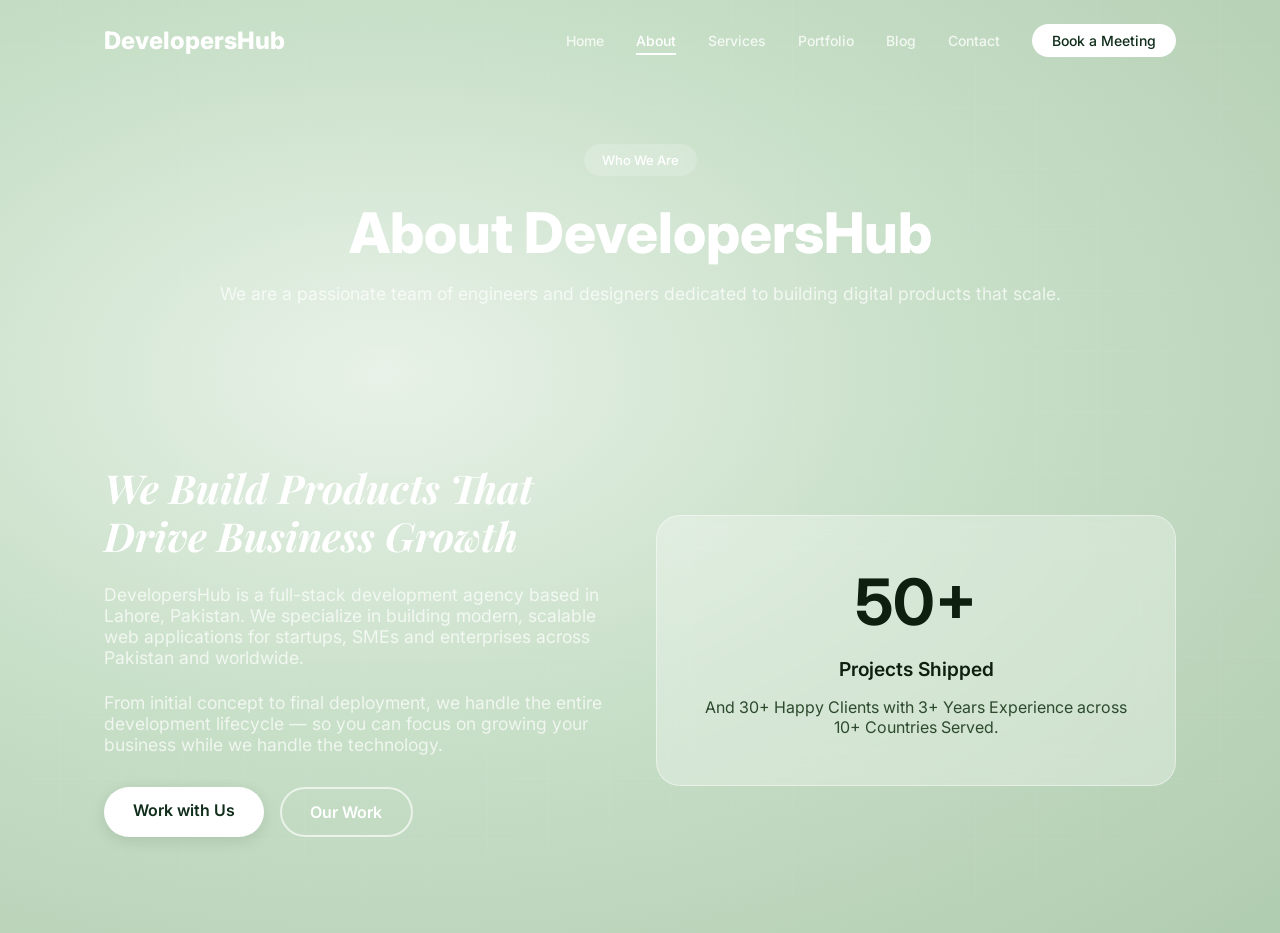
<file: frontend/pages/about.html>
<!DOCTYPE html>
<html lang="en">
<head>
  <meta charset="UTF-8">
  <meta name="viewport" content="width=device-width, initial-scale=1.0">
  <title>About Us - DevelopersHub</title>
  <link href="https://fonts.googleapis.com/css2?family=Inter:wght@400;500;600;700;800&family=Playfair+Display:ital@1&display=swap" rel="stylesheet">
  <link href="https://unpkg.com/aos@2.3.1/dist/aos.css" rel="stylesheet">
  <link rel="stylesheet" href="../css/style.css">
</head>
<body>
  <div style="
    position:fixed; inset:0; pointer-events:none; z-index:0;
    background-image: repeating-linear-gradient(
      0deg, transparent, transparent 60px,
      rgba(255,255,255,0.04) 60px, rgba(255,255,255,0.04) 61px),
    repeating-linear-gradient(
      90deg, transparent, transparent 60px,
      rgba(255,255,255,0.04) 60px, rgba(255,255,255,0.04) 61px);
  "></div>

  <nav class="navbar">
    <div class="container nav-inner">
      <a href="../index.html" class="logo">Developers<span>Hub</span></a>
      <ul class="nav-links">
        <li><a href="../index.html">Home</a></li>
        <li><a href="about.html" class="active">About</a></li>
        <li><a href="services.html">Services</a></li>
        <li><a href="portfolio.html">Portfolio</a></li>
        <li><a href="blog.html">Blog</a></li>
        <li><a href="contact.html">Contact</a></li>
        <li><a href="booking.html" class="nav-cta">Book a Meeting</a></li>
      </ul>
      <button class="hamburger" aria-label="Menu"><span></span><span></span><span></span></button>
    </div>
  </nav>

  <div class="page-header" data-aos="fade-up">
    <div class="container">
      <div class="section-badge">Who We Are</div>
      <h1>About DevelopersHub</h1>
      <p>We are a passionate team of engineers and designers dedicated to building digital products that scale.</p>
    </div>
  </div>

  <section class="section">
    <div class="container">
      <div class="grid-2" style="align-items:center">
        <div data-aos="fade-right">
          <h2 style="margin-bottom:1.5rem;font-size:2.5rem;color:white;font-family:'Playfair Display';font-style:italic">We Build Products That Drive Business Growth</h2>
          <p style="color:rgba(255,255,255,0.72);margin-bottom:1.5rem;font-size:1.1rem">DevelopersHub is a full-stack development agency based in Lahore, Pakistan. We specialize in building modern, scalable web applications for startups, SMEs and enterprises across Pakistan and worldwide.</p>
          <p style="color:rgba(255,255,255,0.72);margin-bottom:2rem;font-size:1.1rem">From initial concept to final deployment, we handle the entire development lifecycle — so you can focus on growing your business while we handle the technology.</p>
          <div style="display:flex;gap:16px;">
            <a href="contact.html" class="btn btn-primary" onmouseover="this.style.transform='translateY(-2px)'" onmouseout="this.style.transform='none'">Work with Us</a>
            <a href="portfolio.html" class="btn btn-outline" style="border-color:rgba(255,255,255,0.65);border-width:2px;color:white;" onmouseover="this.style.background='rgba(255,255,255,0.12)';this.style.transform='translateY(-2px)'" onmouseout="this.style.background='transparent';this.style.transform='none'">Our Work</a>
          </div>
        </div>
        <div data-aos="zoom-in" data-aos-delay="200" style="background:rgba(255,255,255,0.3);backdrop-filter:blur(16px);border:1px solid rgba(255,255,255,0.45);border-radius:24px;padding:3rem;text-align:center;">
          <h3 style="font-size:4rem;color:#0f1f0f;margin-bottom:1rem">50+</h3>
          <p style="font-size:1.2rem;font-weight:600;color:#0f1f0f;">Projects Shipped</p>
          <p style="color:#2d4a2d;margin-top:1rem">And 30+ Happy Clients with 3+ Years Experience across 10+ Countries Served.</p>
        </div>
      </div>
    </div>
  </section>

  <script src="../js/main.js"></script>
  <script src="https://unpkg.com/aos@2.3.1/dist/aos.js"></script>
  <script>
    window.addEventListener('scroll', () => {
      document.querySelector('.navbar').classList.toggle('scrolled', window.scrollY > 20);
    });
    AOS.init({ duration: 650, once: true, offset: 80, easing: 'ease-out-cubic' });
  </script>
</body>
</html>
</file>
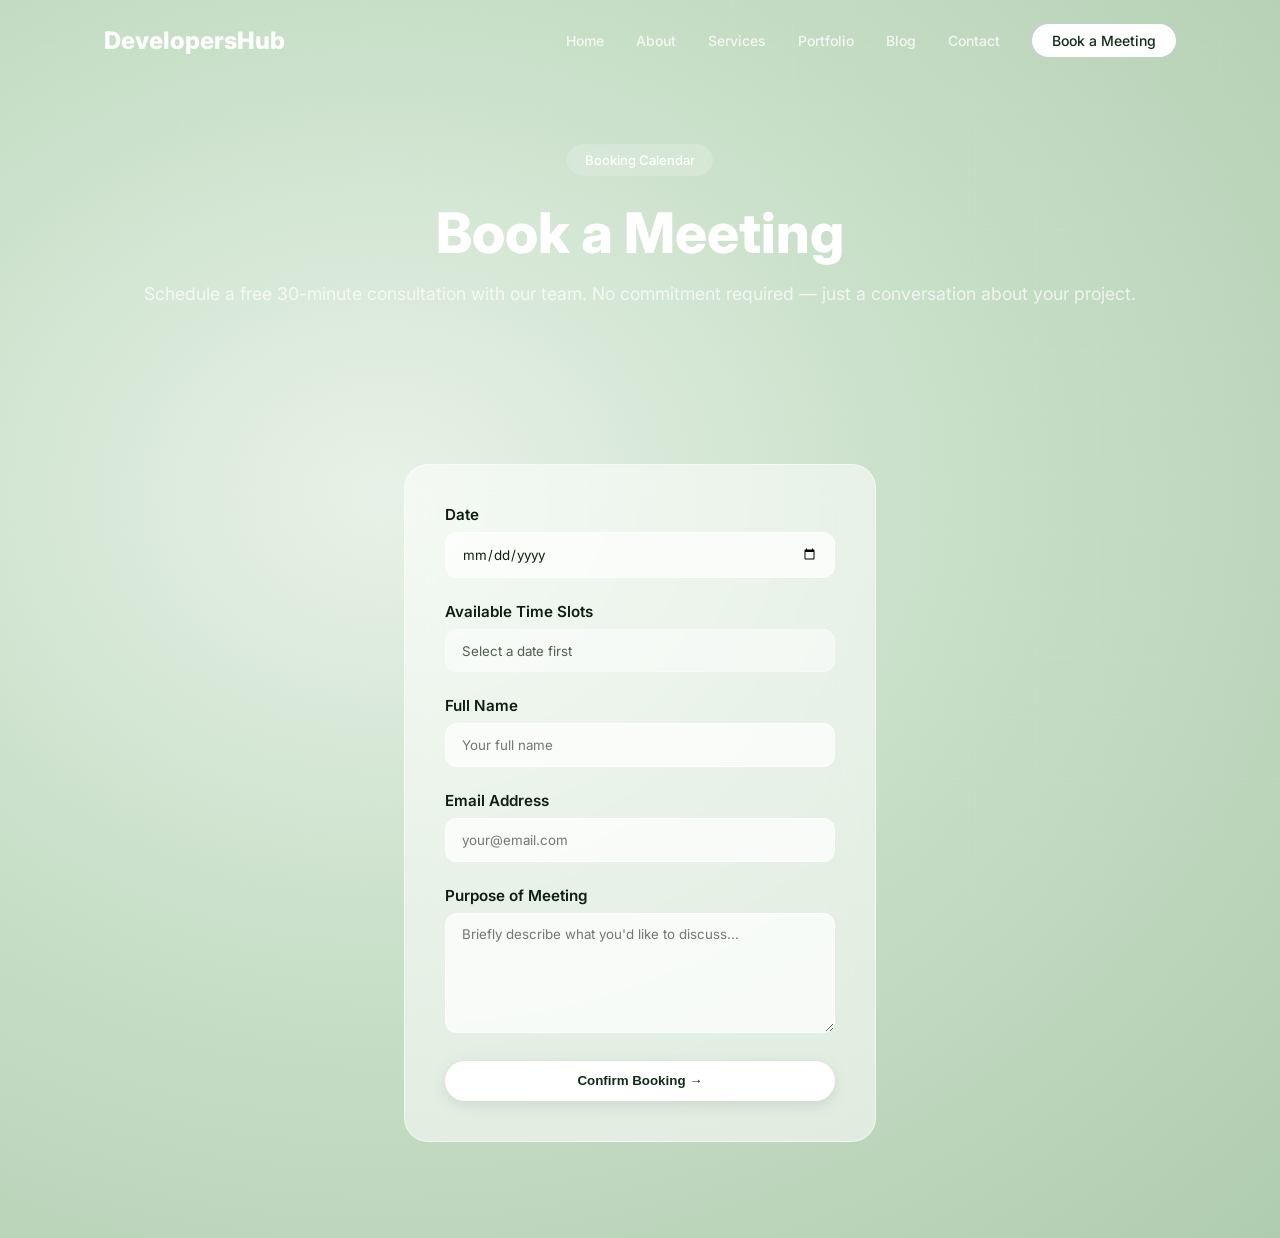
<file: frontend/pages/booking.html>
<!DOCTYPE html>
<html lang="en">
<head>
  <meta charset="UTF-8">
  <meta name="viewport" content="width=device-width, initial-scale=1.0">
  <title>Book a Meeting - DevelopersHub</title>
  <link href="https://fonts.googleapis.com/css2?family=Inter:wght@400;500;600;700;800&family=Playfair+Display:ital@1&display=swap" rel="stylesheet">
  <link href="https://unpkg.com/aos@2.3.1/dist/aos.css" rel="stylesheet">
  <link rel="stylesheet" href="../css/style.css">
</head>
<body>
  <div style="
    position:fixed; inset:0; pointer-events:none; z-index:0;
    background-image: repeating-linear-gradient(
      0deg, transparent, transparent 60px,
      rgba(255,255,255,0.04) 60px, rgba(255,255,255,0.04) 61px),
    repeating-linear-gradient(
      90deg, transparent, transparent 60px,
      rgba(255,255,255,0.04) 60px, rgba(255,255,255,0.04) 61px);
  "></div>

  <nav class="navbar">
    <div class="container nav-inner">
      <a href="../index.html" class="logo">Developers<span>Hub</span></a>
      <ul class="nav-links">
        <li><a href="../index.html">Home</a></li>
        <li><a href="about.html">About</a></li>
        <li><a href="services.html">Services</a></li>
        <li><a href="portfolio.html">Portfolio</a></li>
        <li><a href="blog.html">Blog</a></li>
        <li><a href="contact.html">Contact</a></li>
        <li><a href="booking.html" class="nav-cta">Book a Meeting</a></li>
      </ul>
      <button class="hamburger"><span></span><span></span><span></span></button>
    </div>
  </nav>

  <div class="page-header" data-aos="fade-up">
    <div class="container">
      <div class="section-badge">Booking Calendar</div>
      <h1>Book a Meeting</h1>
      <p>Schedule a free 30-minute consultation with our team. No commitment required — just a conversation about your project.</p>
    </div>
  </div>

  <section class="section">
    <div class="container" style="max-width:600px" data-aos="zoom-in">
      <div class="form-wrapper">
        <form id="booking-form">
          <div class="form-group">
            <label class="form-label">Date</label>
            <input type="date" id="date" class="form-control" required min="">
          </div>
          <div class="form-group">
            <label class="form-label">Available Time Slots</label>
            <select id="time_slot" class="form-control" required disabled style="appearance:none;">
              <option value="">Select a date first</option>
            </select>
          </div>
          <div class="form-group">
            <label class="form-label">Full Name</label>
            <input type="text" id="name" class="form-control" required placeholder="Your full name">
          </div>
          <div class="form-group">
            <label class="form-label">Email Address</label>
            <input type="email" id="email" class="form-control" required placeholder="your@email.com">
          </div>
          <div class="form-group">
            <label class="form-label">Purpose of Meeting</label>
            <textarea id="purpose" class="form-control" placeholder="Briefly describe what you'd like to discuss..."></textarea>
          </div>
          <button type="submit" class="btn btn-primary" style="width:100%" id="submit-btn" disabled>Confirm Booking →</button>
        </form>
      </div>
    </div>
  </section>

  <script src="../js/main.js"></script>
  <script src="https://unpkg.com/aos@2.3.1/dist/aos.js"></script>
  <script>
    window.addEventListener('scroll', () => {
      document.querySelector('.navbar').classList.toggle('scrolled', window.scrollY > 20);
    });
    AOS.init({ duration: 650, once: true, offset: 80, easing: 'ease-out-cubic' });

    // Set min date to today
    const dateInput = document.getElementById('date');
    const today = new Date().toISOString().split('T')[0];
    dateInput.min = today;

    const timeSlotSelect = document.getElementById('time_slot');
    const submitBtn = document.getElementById('submit-btn');

    dateInput.addEventListener('change', async (e) => {
      const selectedDate = e.target.value;
      if (!selectedDate) return;

      timeSlotSelect.disabled = true;
      timeSlotSelect.innerHTML = '<option value="">Loading slots...</option>';
      submitBtn.disabled = true;

      try {
        const slots = await apiGet(`/bookings/available?date=${selectedDate}`);
        if(slots.length === 0) {
          timeSlotSelect.innerHTML = '<option value="">No slots available on this date</option>';
        } else {
          timeSlotSelect.innerHTML = '<option value="">Select a time</option>' + 
            slots.map(s => `<option value="${s}">${s}</option>`).join('');
          timeSlotSelect.disabled = false;
        }
      } catch(err) {
        showToast('Error loading time slots', true);
      }
    });

    timeSlotSelect.addEventListener('change', (e) => {
      submitBtn.disabled = !e.target.value;
    });

    document.getElementById('booking-form').addEventListener('submit', async (e) => {
      e.preventDefault();
      submitBtn.innerText = 'Booking...';
      submitBtn.disabled = true;

      const payload = {
        date: document.getElementById('date').value,
        time_slot: document.getElementById('time_slot').value,
        name: document.getElementById('name').value,
        email: document.getElementById('email').value,
        purpose: document.getElementById('purpose').value
      };

      try {
        await apiPost('/bookings/', payload);
        showToast('Booking confirmed! We will email you the details.');
        e.target.reset();
        timeSlotSelect.innerHTML = '<option value="">Select a date first</option>';
        timeSlotSelect.disabled = true;
      } catch (err) {
        showToast(err.message, true);
        submitBtn.disabled = false;
      } finally {
        submitBtn.innerText = 'Confirm Booking →';
      }
    });
  </script>
</body>
</html>
</file>
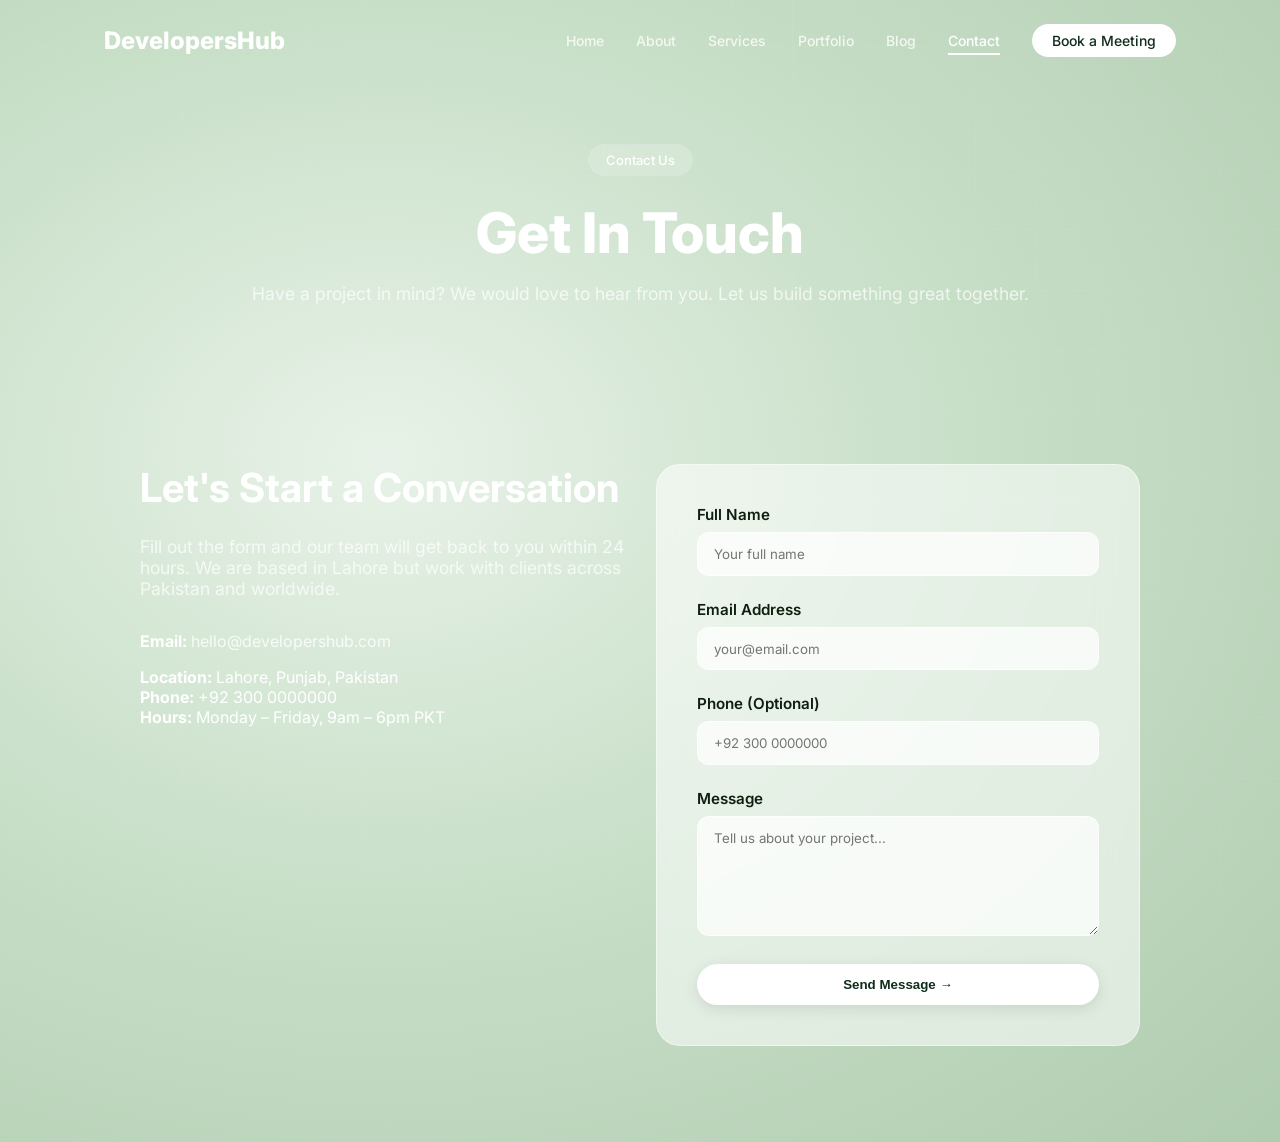
<file: frontend/pages/contact.html>
<!DOCTYPE html>
<html lang="en">
<head>
  <meta charset="UTF-8">
  <meta name="viewport" content="width=device-width, initial-scale=1.0">
  <title>Contact Us - DevelopersHub</title>
  <link href="https://fonts.googleapis.com/css2?family=Inter:wght@400;500;600;700;800&family=Playfair+Display:ital@1&display=swap" rel="stylesheet">
  <link href="https://unpkg.com/aos@2.3.1/dist/aos.css" rel="stylesheet">
  <link rel="stylesheet" href="../css/style.css">
</head>
<body>
  <div style="
    position:fixed; inset:0; pointer-events:none; z-index:0;
    background-image: repeating-linear-gradient(
      0deg, transparent, transparent 60px,
      rgba(255,255,255,0.04) 60px, rgba(255,255,255,0.04) 61px),
    repeating-linear-gradient(
      90deg, transparent, transparent 60px,
      rgba(255,255,255,0.04) 60px, rgba(255,255,255,0.04) 61px);
  "></div>

  <nav class="navbar">
    <div class="container nav-inner">
      <a href="../index.html" class="logo">Developers<span>Hub</span></a>
      <ul class="nav-links">
        <li><a href="../index.html">Home</a></li>
        <li><a href="about.html">About</a></li>
        <li><a href="services.html">Services</a></li>
        <li><a href="portfolio.html">Portfolio</a></li>
        <li><a href="blog.html">Blog</a></li>
        <li><a href="contact.html" class="active">Contact</a></li>
        <li><a href="booking.html" class="nav-cta">Book a Meeting</a></li>
      </ul>
      <button class="hamburger"><span></span><span></span><span></span></button>
    </div>
  </nav>

  <div class="page-header" data-aos="fade-up">
    <div class="container">
      <div class="section-badge">Contact Us</div>
      <h1>Get In Touch</h1>
      <p>Have a project in mind? We would love to hear from you. Let us build something great together.</p>
    </div>
  </div>

  <section class="section">
    <div class="container">
      <div class="grid-2" style="max-width:1000px;margin:0 auto">
        <div data-aos="fade-right">
          <h2 style="margin-bottom:1.5rem; color:white; font-size:2.5rem;">Let's Start a Conversation</h2>
          <p style="color:rgba(255,255,255,0.72);margin-bottom:2rem;font-size:1.1rem">Fill out the form and our team will get back to you within 24 hours. We are based in Lahore but work with clients across Pakistan and worldwide.</p>
          <div style="margin-bottom:1rem; color:white;">
            <strong>Email:</strong> <a href="mailto:hello@developershub.com" style="opacity:0.8;">hello@developershub.com</a>
          </div>
          <div style="color:white;">
            <strong>Location:</strong> Lahore, Punjab, Pakistan<br><strong>Phone:</strong> +92 300 0000000<br><strong>Hours:</strong> Monday – Friday, 9am – 6pm PKT
          </div>
        </div>
        <div class="form-wrapper" data-aos="fade-left">
          <form id="contact-form">
            <div class="form-group">
              <label class="form-label">Full Name</label>
              <input type="text" id="name" class="form-control" required placeholder="Your full name">
            </div>
            <div class="form-group">
              <label class="form-label">Email Address</label>
              <input type="email" id="email" class="form-control" required placeholder="your@email.com">
            </div>
            <div class="form-group">
              <label class="form-label">Phone (Optional)</label>
              <input type="text" id="phone" class="form-control" placeholder="+92 300 0000000">
            </div>
            <div class="form-group">
              <label class="form-label">Message</label>
              <textarea id="message" class="form-control" required placeholder="Tell us about your project..."></textarea>
            </div>
            <button type="submit" class="btn btn-primary" style="width:100%">Send Message →</button>
          </form>
        </div>
      </div>
    </div>
  </section>

  <script src="../js/main.js"></script>
  <script src="https://unpkg.com/aos@2.3.1/dist/aos.js"></script>
  <script>
    window.addEventListener('scroll', () => {
      document.querySelector('.navbar').classList.toggle('scrolled', window.scrollY > 20);
    });
    AOS.init({ duration: 650, once: true, offset: 80, easing: 'ease-out-cubic' });

    document.getElementById('contact-form').addEventListener('submit', async (e) => {
      e.preventDefault();
      const btn = e.target.querySelector('button');
      btn.innerText = 'Sending...';
      btn.disabled = true;

      const payload = {
        name: document.getElementById('name').value,
        email: document.getElementById('email').value,
        phone: document.getElementById('phone').value,
        message: document.getElementById('message').value
      };

      try {
        await apiPost('/contact/', payload);
        showToast('Message sent successfully!');
        e.target.reset();
      } catch (err) {
        showToast(err.message, true);
      } finally {
        btn.innerText = 'Send Message';
        btn.disabled = false;
      }
    });
  </script>
</body>
</html>
</file>
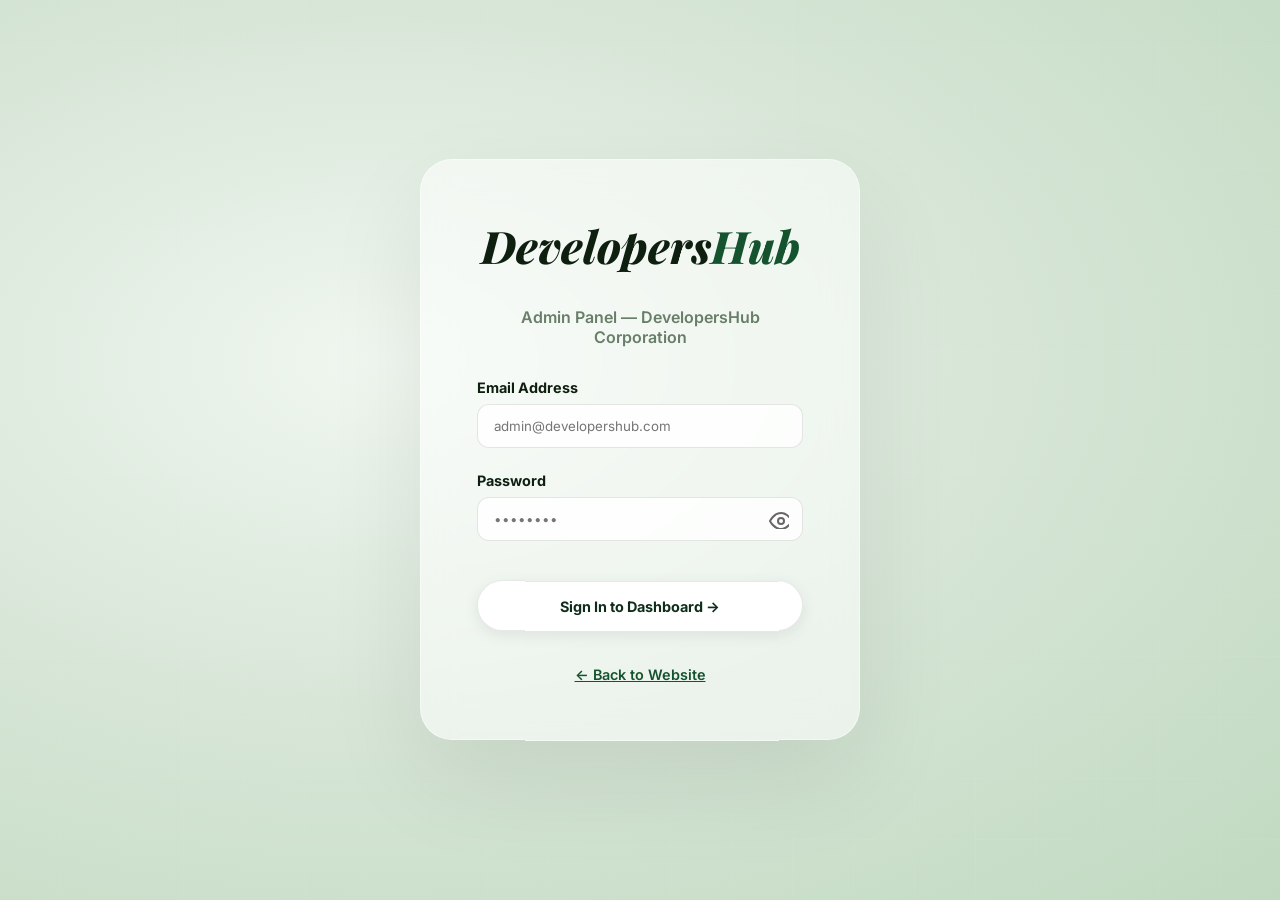
<file: frontend/pages/admin/blog.html>
<!DOCTYPE html>
<html lang="en">
<head>
  <meta charset="UTF-8">
  <meta name="viewport" content="width=device-width, initial-scale=1.0">
  <title>Manage Blog - Admin</title>
  <link href="https://fonts.googleapis.com/css2?family=Inter:wght@400;500;600;700;800&family=Playfair+Display:ital@1&display=swap" rel="stylesheet">
  <link href="https://unpkg.com/aos@2.3.1/dist/aos.css" rel="stylesheet">
  <link rel="stylesheet" href="../../css/admin.css?v=1.2">
</head>
<body>
  <div style="
    position:fixed; inset:0; pointer-events:none; z-index:0;
    background-image: repeating-linear-gradient(
      0deg, transparent, transparent 60px,
      rgba(255,255,255,0.04) 60px, rgba(255,255,255,0.04) 61px),
    repeating-linear-gradient(
      90deg, transparent, transparent 60px,
      rgba(255,255,255,0.04) 60px, rgba(255,255,255,0.04) 61px);
  "></div>

  <aside class="sidebar">
    <div class="sidebar-logo">
      <div class="logo-text" style="font-family:'Playfair Display'; font-style:italic;">Developers<span>Hub</span></div><small style="opacity:0.6; font-size:10px; text-transform:uppercase; letter-spacing:1px; margin-top:4px; display:block;">Admin Panel</small>
    </div>
    <nav class="sidebar-nav">
      <div class="nav-section">Overview</div>
      <a class="sidebar-link" href="dashboard.html"><span class="icon">📊</span> Dashboard</a>
      <div class="nav-section">Content</div>
      <a class="sidebar-link" href="services.html"><span class="icon">⚙️</span> Services</a>
      <a class="sidebar-link" href="portfolio.html"><span class="icon">🖥️</span> Portfolio</a>
      <a class="sidebar-link active" href="blog.html"><span class="icon">📝</span> Blog Posts</a>
      <div class="nav-section">Clients</div>
      <a class="sidebar-link" href="inquiries.html"><span class="icon">💬</span> Inquiries</a>
      <a class="sidebar-link" href="bookings.html"><span class="icon">📅</span> Bookings</a>
    </nav>
    <div class="sidebar-footer">
      <button class="logout-btn" onclick="logout()">🚪 Sign Out</button>
    </div>
  </aside>

  <main class="main">
    <div class="topbar">
      <h1 data-aos="fade-right">Blog Posts</h1>
      <button class="btn btn-primary" onclick="openModal()" data-aos="fade-left">+ New Article</button>
    </div>
    <div class="content">
      <div class="panel" data-aos="fade-up">
        <table>
          <thead><tr><th>ID</th><th>Post Title</th><th>Published Date</th><th>Author</th><th>Actions</th></tr></thead>
          <tbody id="tbody"><tr><td colspan="5" class="empty-state">Syncing blog archive...</td></tr></tbody>
        </table>
      </div>
    </div>
  </main>

  <div class="modal-overlay" id="add-modal">
    <div class="modal" style="max-width:800px">
      <h2 style="margin-bottom:1.5rem; font-family:'Playfair Display'; font-style:italic; border-bottom:1.5px solid #e8f2e8; padding-bottom:0.5rem;">Create Blog Post</h2>
      <form id="add-form">
        <div class="form-group"><label class="form-label">Article Title</label><input type="text" id="title" class="form-control" required placeholder="The Future of Web Development..."></div>
        <div class="form-group"><label class="form-label">Short Excerpt</label><input type="text" id="excerpt" class="form-control" placeholder="A brief summary for the card view..."></div>
        <div class="form-group"><label class="form-label">Article Content (Markdown Enabled)</label><textarea id="content" class="form-control" style="min-height:300px" required placeholder="Write your post here..."></textarea></div>
        <div style="display:flex;gap:1rem;margin-top:2rem">
          <button type="submit" class="btn btn-primary" style="flex:1">Publish Article</button>
          <button type="button" class="btn btn-outline" style="flex:1" onclick="closeModal()">Discard Draft</button>
        </div>
      </form>
    </div>
  </div>

  <script src="../../js/main.js"></script>
  <script src="https://unpkg.com/aos@2.3.1/dist/aos.js"></script>
  <script>
    AOS.init({ duration: 650, once: true });
    if (!localStorage.getItem('token')) window.location.href = 'login.html';
    const user = JSON.parse(localStorage.getItem('admin_user') || '{}');
    function logout() { localStorage.clear(); window.location.href = 'login.html'; }

    async function loadData() {
      try {
        const data = await apiGet('/blog/');
        document.getElementById('tbody').innerHTML = data.map(i => `
          <tr>
            <td>#${i.id}</td><td><strong>${i.title}</strong></td>
            <td style="color:#2d4a2d; font-size:0.9rem;">${new Date(i.created_at).toLocaleDateString()}</td>
            <td><span class="badge badge-info" style="background:#14532d; color:#4ade80;">${i.author}</span></td>
            <td><button class="btn btn-sm btn-danger" onclick="deleteItem(${i.id})">Delete</button></td>
          </tr>
        `).join('') || '<tr><td colspan="5" class="empty-state">No stories shared yet. Share your first insight!</td></tr>';
      } catch(e) { if(e.message.includes('401')) logout(); }
    }

    async function deleteItem(id) {
      if(!confirm('Are you sure you want to permanently delete this article?')) return;
      await apiAdmin('DELETE', `/blog/${id}`); loadData();
    }

    function openModal() { document.getElementById('add-modal').style.display = 'flex'; }
    function closeModal() { document.getElementById('add-modal').style.display = 'none'; document.getElementById('add-form').reset(); }

    document.getElementById('add-form').addEventListener('submit', async (e) => {
      e.preventDefault();
      await apiAdmin('POST', '/blog/', {
        title: document.getElementById('title').value,
        excerpt: document.getElementById('excerpt').value,
        content: document.getElementById('content').value,
        author: user.username || 'Administrator'
      });
      closeModal(); loadData();
    });

    loadData();
  </script>
</body>
</html>
</file>
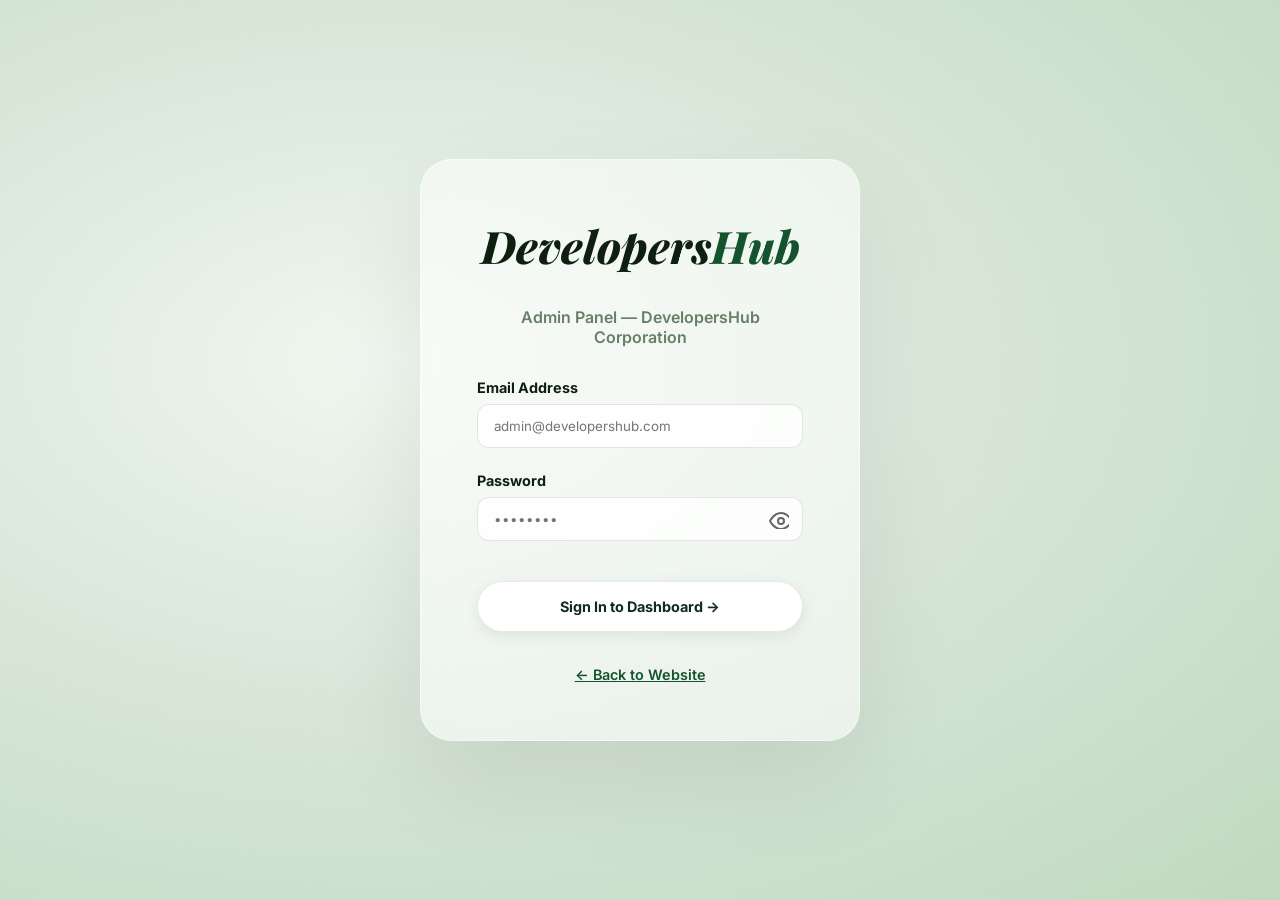
<file: frontend/pages/admin/bookings.html>
<!DOCTYPE html>
<html lang="en">
<head>
  <meta charset="UTF-8">
  <meta name="viewport" content="width=device-width, initial-scale=1.0">
  <title>Manage Bookings - Admin</title>
  <link href="https://fonts.googleapis.com/css2?family=Inter:wght@400;500;600;700;800&family=Playfair+Display:ital@1&display=swap" rel="stylesheet">
  <link href="https://unpkg.com/aos@2.3.1/dist/aos.css" rel="stylesheet">
  <link rel="stylesheet" href="../../css/admin.css?v=1.2">
</head>
<body>
  <div style="
    position:fixed; inset:0; pointer-events:none; z-index:0;
    background-image: repeating-linear-gradient(
      0deg, transparent, transparent 60px,
      rgba(255,255,255,0.04) 60px, rgba(255,255,255,0.04) 61px),
    repeating-linear-gradient(
      90deg, transparent, transparent 60px,
      rgba(255,255,255,0.04) 60px, rgba(255,255,255,0.04) 61px);
  "></div>

  <aside class="sidebar">
    <div class="sidebar-logo">
      <div class="logo-text" style="font-family:'Playfair Display'; font-style:italic;">Developers<span>Hub</span></div><small style="opacity:0.6; font-size:10px; text-transform:uppercase; letter-spacing:1px; margin-top:4px; display:block;">Admin Panel</small>
    </div>
    <nav class="sidebar-nav">
      <div class="nav-section">Overview</div>
      <a class="sidebar-link" href="dashboard.html"><span class="icon">📊</span> Dashboard</a>
      <div class="nav-section">Content</div>
      <a class="sidebar-link" href="services.html"><span class="icon">⚙️</span> Services</a>
      <a class="sidebar-link" href="portfolio.html"><span class="icon">🖥️</span> Portfolio</a>
      <a class="sidebar-link" href="blog.html"><span class="icon">📝</span> Blog Posts</a>
      <div class="nav-section">Clients</div>
      <a class="sidebar-link" href="inquiries.html"><span class="icon">💬</span> Inquiries</a>
      <a class="sidebar-link active" href="bookings.html"><span class="icon">📅</span> Bookings</a>
    </nav>
    <div class="sidebar-footer"><button class="logout-btn" onclick="logout()">🚪 Sign Out</button></div>
  </aside>

  <main class="main">
    <div class="topbar">
      <h1 data-aos="fade-right">Meeting Calendar</h1>
    </div>
    <div class="content">
      <div class="panel" data-aos="fade-up">
        <table>
          <thead><tr><th>ID</th><th>Guest Details</th><th>Date & Time</th><th>Discussion Points</th><th>Stage</th><th>Update</th></tr></thead>
          <tbody id="tbody"><tr><td colspan="6" class="empty-state">Syncing with calendar services...</td></tr></tbody>
        </table>
      </div>
    </div>
  </main>

  <script src="../../js/main.js"></script>
  <script src="https://unpkg.com/aos@2.3.1/dist/aos.js"></script>
  <script>
    AOS.init({ duration: 650, once: true });
    if (!localStorage.getItem('token')) window.location.href = 'login.html';
    function logout() { localStorage.clear(); window.location.href = 'login.html'; }

    function statusBadge(status) {
      const map = { pending: 'badge-warning', confirmed: 'badge-success', cancelled: 'badge-danger' };
      return `<span class="badge ${map[status] || 'badge-info'}">${status}</span>`;
    }

    async function loadData() {
      try {
        const data = await apiAdmin('GET', '/bookings/');
        document.getElementById('tbody').innerHTML = data.map(i => `
          <tr>
            <td style="opacity:0.6;">#${i.id}</td>
            <td>
              <strong style="color:#0f1f0f;">${i.name}</strong><br>
              <a href="mailto:${i.email}" style="font-size:12px; color:#14532d;">${i.email}</a>
            </td>
            <td>
              <strong style="color:#0f2d1a;">${i.date}</strong><br>
              <span style="font-size:12px; color:#2d4a2d; font-weight:600;">${i.time_slot}</span>
            </td>
            <td style="max-width:250px; font-size:0.9rem; color:#2d4a2d;">${i.purpose || '<span style="opacity:0.4;">No details provided</span>'}</td>
            <td>${statusBadge(i.status)}</td>
            <td>
              <select onchange="updateStatus(${i.id}, this.value)" style="padding:0.5rem; border-radius:50px; border:1.5px solid #e8f2e8; background:rgba(255,255,255,0.7); font-size:12px; font-weight:700; cursor:pointer;">
                <option value="pending" ${i.status==='pending'?'selected':''}>Pending</option>
                <option value="confirmed" ${i.status==='confirmed'?'selected':''}>Confirmed</option>
                <option value="cancelled" ${i.status==='cancelled'?'selected':''}>Cancelled</option>
              </select>
            </td>
          </tr>
        `).join('') || '<tr><td colspan="6" class="empty-state">No scheduled meetings. Time to promote!</td></tr>';
      } catch(e) { if(e.message.includes('401')) logout(); }
    }

    async function updateStatus(id, newStatus) {
      await apiAdmin('PUT', `/bookings/${id}/status`, { status: newStatus });
      loadData();
    }

    loadData();
  </script>
</body>
</html>
</file>
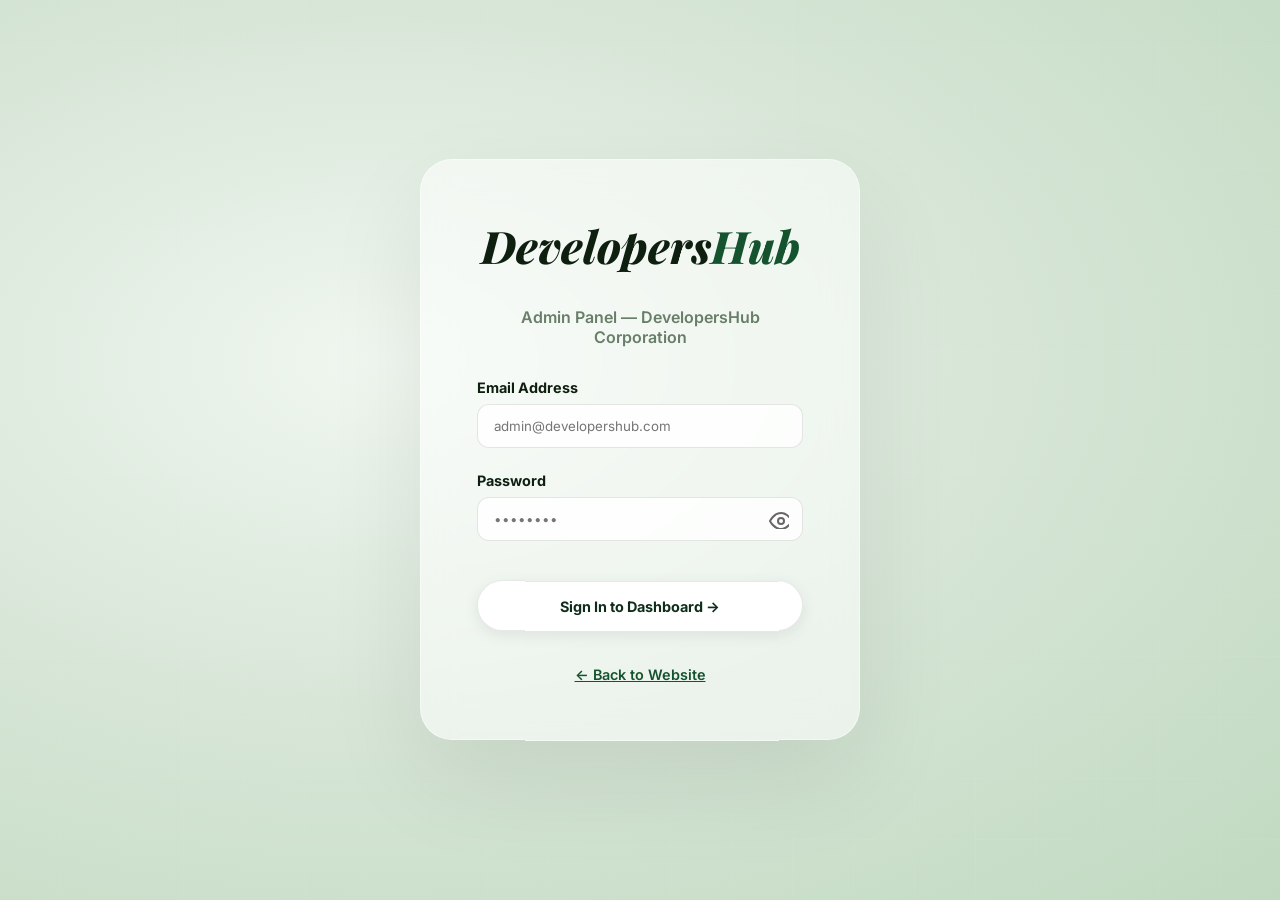
<file: frontend/pages/admin/dashboard.html>
<!DOCTYPE html>
<html lang="en">
<head>
  <meta charset="UTF-8">
  <meta name="viewport" content="width=device-width, initial-scale=1.0">
  <title>Dashboard - DevelopersHub Admin</title>
  <link href="https://fonts.googleapis.com/css2?family=Inter:wght@400;500;600;700;800&family=Playfair+Display:ital@1&display=swap" rel="stylesheet">
  <link href="https://unpkg.com/aos@2.3.1/dist/aos.css" rel="stylesheet">
  <link rel="stylesheet" href="../../css/admin.css?v=1.2">
</head>
<body>
  <div style="
    position:fixed; inset:0; pointer-events:none; z-index:0;
    background-image: repeating-linear-gradient(
      0deg, transparent, transparent 60px,
      rgba(255,255,255,0.04) 60px, rgba(255,255,255,0.04) 61px),
    repeating-linear-gradient(
      90deg, transparent, transparent 60px,
      rgba(255,255,255,0.04) 60px, rgba(255,255,255,0.04) 61px);
  "></div>

  <!-- SIDEBAR -->
  <aside class="sidebar" id="sidebar">
    <div class="sidebar-logo">
      <div class="logo-text" style="font-family:'Playfair Display'; font-style:italic;">Developers<span>Hub</span></div>
      <small style="opacity:0.6; font-size:10px; text-transform:uppercase; letter-spacing:1px; margin-top:4px; display:block;">Admin Control Center</small>
    </div>
    <nav class="sidebar-nav">
      <div class="nav-section">Overview</div>
      <a class="sidebar-link active" href="dashboard.html"><span class="icon">📊</span> Dashboard</a>
      <div class="nav-section">Content</div>
      <a class="sidebar-link" href="services.html"><span class="icon">⚙️</span> Services</a>
      <a class="sidebar-link" href="portfolio.html"><span class="icon">🖥️</span> Portfolio</a>
      <a class="sidebar-link" href="blog.html"><span class="icon">📝</span> Blog Posts</a>
      <div class="nav-section">Clients</div>
      <a class="sidebar-link" href="inquiries.html"><span class="icon">💬</span> Inquiries</a>
      <a class="sidebar-link" href="bookings.html"><span class="icon">📅</span> Bookings</a>
    </nav>
    <div class="sidebar-footer">
      <div class="sidebar-user">
        <div class="user-avatar" id="user-avatar">A</div>
        <div class="user-info">
          <strong id="user-name" style="font-size:0.85rem;color:white">Admin</strong>
          <small id="user-email" style="display:block; opacity:0.6; font-size:12px;">admin@site.com</small>
        </div>
      </div>
      <button class="logout-btn" onclick="logout()">🚪 Sign Out</button>
    </div>
  </aside>

  <!-- MAIN -->
  <main class="main">
    <div class="topbar">
      <h1 data-aos="fade-right">Dashboard Overview</h1>
      <div class="topbar-right" data-aos="fade-left">
        <a href="../../index.html" target="_blank" style="font-size:0.85rem; color:white; font-weight:700; background:rgba(255,255,255,0.2); padding:8px 16px; border-radius:50px; text-decoration:none;">↗ View Website</a>
      </div>
    </div>

    <div class="content" style="position:relative; z-index:1;">
      <!-- STATS -->
      <div class="stats-grid">
        <div class="stat-card" data-aos="zoom-in" data-aos-delay="100">
          <div class="stat-icon purple">⚙️</div>
          <div class="stat-info"><h3 id="stat-services">—</h3><p>Active Services</p></div>
        </div>
        <div class="stat-card" data-aos="zoom-in" data-aos-delay="200">
          <div class="stat-icon blue">🖥️</div>
          <div class="stat-info"><h3 id="stat-portfolio">—</h3><p>Live Projects</p></div>
        </div>
        <div class="stat-card" data-aos="zoom-in" data-aos-delay="300">
          <div class="stat-icon green">💬</div>
          <div class="stat-info"><h3 id="stat-inquiries">—</h3><p>New Inquiries</p></div>
        </div>
        <div class="stat-card" data-aos="zoom-in" data-aos-delay="400">
          <div class="stat-icon amber">📅</div>
          <div class="stat-info"><h3 id="stat-bookings">—</h3><p>Pending Meetings</p></div>
        </div>
      </div>

      <!-- RECENT INQUIRIES -->
      <div class="panel" data-aos="fade-up" data-aos-delay="500">
        <div class="panel-header">
          <h3>Recent Inquiries</h3>
          <a href="inquiries.html" class="btn btn-outline btn-sm">Manage All</a>
        </div>
        <table>
          <thead><tr><th>Client Name</th><th>Email</th><th>Received</th><th>Status</th></tr></thead>
          <tbody id="recent-inquiries">
            <tr><td colspan="4" class="empty-state">Loading latest leads...</td></tr>
          </tbody>
        </table>
      </div>

      <!-- RECENT BOOKINGS -->
      <div class="panel" data-aos="fade-up" data-aos-delay="600">
        <div class="panel-header">
          <h3>Upcoming Bookings</h3>
          <a href="bookings.html" class="btn btn-outline btn-sm">Manage Appointments</a>
        </div>
        <table>
          <thead><tr><th>Client</th><th>Contact</th><th>Meeting Date</th><th>Time Slot</th><th>Stage</th></tr></thead>
          <tbody id="recent-bookings">
            <tr><td colspan="5" class="empty-state">Syncing calendar...</td></tr>
          </tbody>
        </table>
      </div>
    </div>
  </main>

  <script src="../../js/main.js"></script>
  <script src="https://unpkg.com/aos@2.3.1/dist/aos.js"></script>
  <script>
    AOS.init({ duration: 650, once: true });

    // Auth guard
    const token = localStorage.getItem('token');
    if (!token) window.location.href = 'login.html';

    // Load user info
    const user = JSON.parse(localStorage.getItem('admin_user') || '{}');
    if (user.username) {
      document.getElementById('user-name').textContent = user.username;
      document.getElementById('user-email').textContent = user.email;
      document.getElementById('user-avatar').textContent = user.username[0].toUpperCase();
    }

    function logout() {
      localStorage.removeItem('token');
      localStorage.removeItem('admin_user');
      window.location.href = 'login.html';
    }

    function statusBadge(status) {
      const map = { unread: 'badge-danger', read: 'badge-info', resolved: 'badge-success', pending: 'badge-warning', confirmed: 'badge-success', cancelled: 'badge-danger' };
      return `<span class="badge ${map[status] || 'badge-info'}">${status}</span>`;
    }

    async function loadDashboard() {
      try {
        const [services, portfolio, inquiries, bookings] = await Promise.all([
          apiAdmin('GET', '/services/'),
          apiAdmin('GET', '/portfolio/'),
          apiAdmin('GET', '/contact/'),
          apiAdmin('GET', '/bookings/')
        ]);

        document.getElementById('stat-services').textContent = services.length;
        document.getElementById('stat-portfolio').textContent = portfolio.length;
        document.getElementById('stat-inquiries').textContent = inquiries.filter(i => i.status === 'unread').length;
        document.getElementById('stat-bookings').textContent = bookings.filter(b => b.status === 'pending').length;

        // Recent inquiries
        const inqBody = document.getElementById('recent-inquiries');
        inqBody.innerHTML = inquiries.slice(0, 5).map(i => `
          <tr>
            <td><strong>${i.name}</strong></td>
            <td>${i.email}</td>
            <td>${new Date(i.created_at).toLocaleDateString()}</td>
            <td>${statusBadge(i.status)}</td>
          </tr>
        `).join('') || '<tr><td colspan="4" style="text-align:center;color:#64748b;padding:2rem">No new inquiries.</td></tr>';

        // Recent bookings
        const bookBody = document.getElementById('recent-bookings');
        bookBody.innerHTML = bookings.slice(0, 5).map(b => `
          <tr>
            <td><strong>${b.name}</strong></td>
            <td>${b.email}</td>
            <td>${b.date}</td>
            <td>${b.time_slot}</td>
            <td>${statusBadge(b.status)}</td>
          </tr>
        `).join('') || '<tr><td colspan="5" style="text-align:center;color:#64748b;padding:2rem">Calendar is empty.</td></tr>';

      } catch(e) {
        if (e.message.includes('401') || e.message.includes('Token')) {
          logout();
        }
      }
    }

    loadDashboard();
  </script>
</body>
</html>
</file>
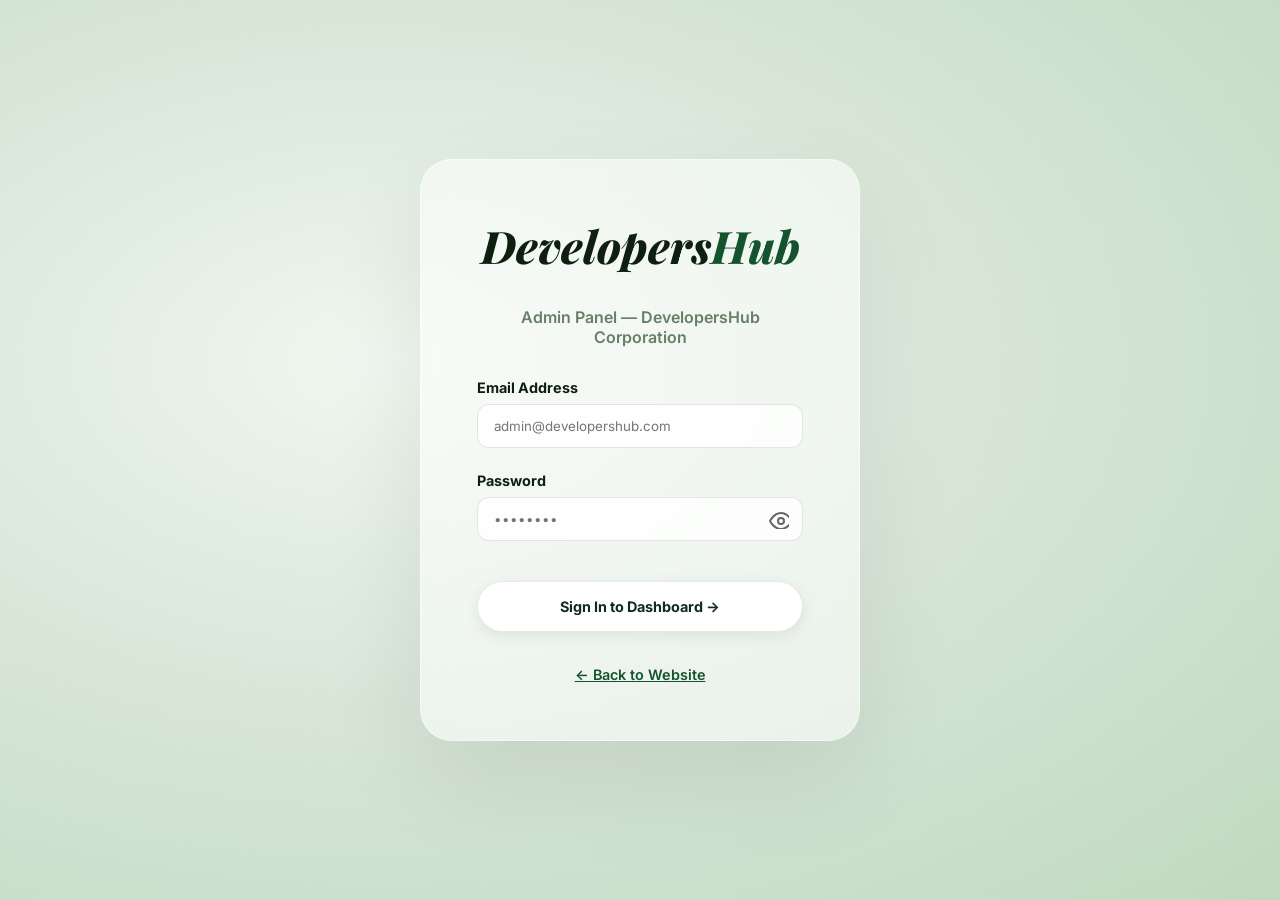
<file: frontend/pages/admin/inquiries.html>
<!DOCTYPE html>
<html lang="en">
<head>
  <meta charset="UTF-8">
  <meta name="viewport" content="width=device-width, initial-scale=1.0">
  <title>Manage Inquiries - Admin</title>
  <link href="https://fonts.googleapis.com/css2?family=Inter:wght@400;500;600;700;800&family=Playfair+Display:ital@1&display=swap" rel="stylesheet">
  <link href="https://unpkg.com/aos@2.3.1/dist/aos.css" rel="stylesheet">
  <link rel="stylesheet" href="../../css/admin.css?v=1.2">
</head>
<body>
  <div style="
    position:fixed; inset:0; pointer-events:none; z-index:0;
    background-image: repeating-linear-gradient(
      0deg, transparent, transparent 60px,
      rgba(255,255,255,0.04) 60px, rgba(255,255,255,0.04) 61px),
    repeating-linear-gradient(
      90deg, transparent, transparent 60px,
      rgba(255,255,255,0.04) 60px, rgba(255,255,255,0.04) 61px);
  "></div>

  <aside class="sidebar">
    <div class="sidebar-logo">
      <div class="logo-text" style="font-family:'Playfair Display'; font-style:italic;">Developers<span>Hub</span></div><small style="opacity:0.6; font-size:10px; text-transform:uppercase; letter-spacing:1px; margin-top:4px; display:block;">Admin Panel</small>
    </div>
    <nav class="sidebar-nav">
      <div class="nav-section">Overview</div>
      <a class="sidebar-link" href="dashboard.html"><span class="icon">📊</span> Dashboard</a>
      <div class="nav-section">Content</div>
      <a class="sidebar-link" href="services.html"><span class="icon">⚙️</span> Services</a>
      <a class="sidebar-link" href="portfolio.html"><span class="icon">🖥️</span> Portfolio</a>
      <a class="sidebar-link" href="blog.html"><span class="icon">📝</span> Blog Posts</a>
      <div class="nav-section">Clients</div>
      <a class="sidebar-link active" href="inquiries.html"><span class="icon">💬</span> Inquiries</a>
      <a class="sidebar-link" href="bookings.html"><span class="icon">📅</span> Bookings</a>
    </nav>
    <div class="sidebar-footer"><button class="logout-btn" onclick="logout()">🚪 Sign Out</button></div>
  </aside>

  <main class="main">
    <div class="topbar">
      <h1 data-aos="fade-right">Client Inquiries</h1>
    </div>
    <div class="content">
      <div class="panel" data-aos="fade-up">
        <table>
          <thead><tr><th>ID</th><th>Client Details</th><th>Inquiry Message</th><th>Current Stage</th><th>Quick Action</th></tr></thead>
          <tbody id="tbody"><tr><td colspan="6" class="empty-state">Retrieving conversations...</td></tr></tbody>
        </table>
      </div>
    </div>
  </main>

  <script src="../../js/main.js"></script>
  <script src="https://unpkg.com/aos@2.3.1/dist/aos.js"></script>
  <script>
    AOS.init({ duration: 650, once: true });
    if (!localStorage.getItem('token')) window.location.href = 'login.html';
    function logout() { localStorage.clear(); window.location.href = 'login.html'; }

    function statusBadge(status) {
      const map = { unread: 'badge-danger', read: 'badge-info', resolved: 'badge-success' };
      return `<span class="badge ${map[status] || 'badge-info'}">${status}</span>`;
    }

    async function loadData() {
      try {
        const data = await apiAdmin('GET', '/contact/');
        document.getElementById('tbody').innerHTML = data.map(i => `
          <tr>
            <td style="opacity:0.6;">#${i.id}</td>
            <td>
              <strong style="color:#0f1f0f;">${i.name}</strong><br>
              <a href="mailto:${i.email}" style="font-size:12px; color:#14532d;">${i.email}</a><br>
              <small style="color:#2d4a2d; font-size:11px;">${i.phone||'No phone provided'}</small>
            </td>
            <td style="max-width:300px; font-size:0.9rem; color:#2d4a2d; overflow:hidden; text-overflow:ellipsis; white-space:nowrap" title="${i.message}">${i.message}</td>
            <td>${statusBadge(i.status)}</td>
            <td>
              <select onchange="updateStatus(${i.id}, this.value)" style="padding:0.5rem; border-radius:50px; border:1.5px solid #e8f2e8; background:rgba(255,255,255,0.7); font-size:12px; font-weight:700; cursor:pointer;">
                <option value="unread" ${i.status==='unread'?'selected':''}>Unread</option>
                <option value="read" ${i.status==='read'?'selected':''}>Read</option>
                <option value="resolved" ${i.status==='resolved'?'selected':''}>Resolved</option>
              </select>
            </td>
          </tr>
        `).join('') || '<tr><td colspan="6" class="empty-state">No inquiries found. Check back later!</td></tr>';
      } catch(e) { if(e.message.includes('401')) logout(); }
    }

    async function updateStatus(id, newStatus) {
      await apiAdmin('PUT', `/contact/${id}/status`, { status: newStatus });
      loadData();
    }

    loadData();
  </script>
</body>
</html>
</file>
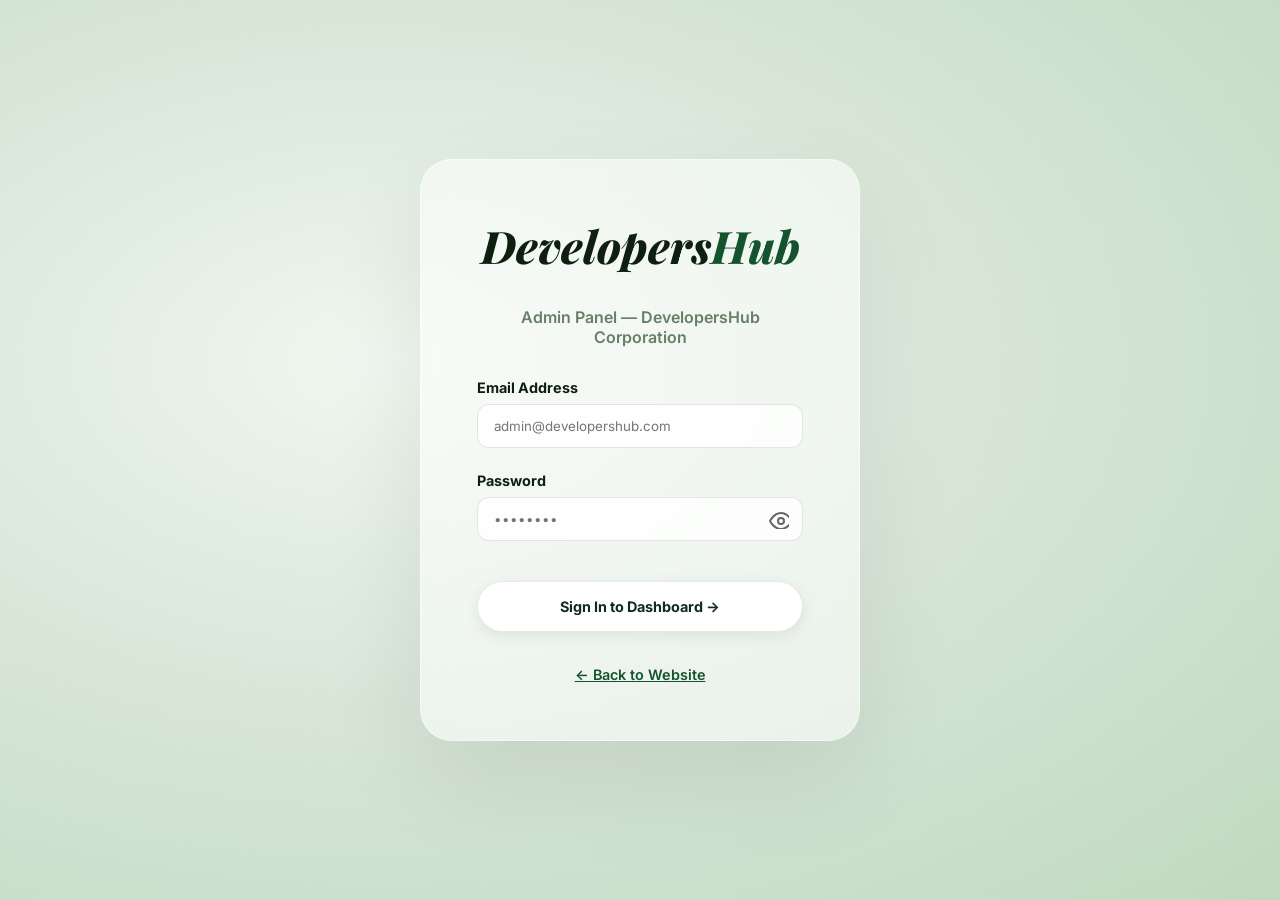
<file: frontend/pages/admin/login.html>
<!DOCTYPE html>
<html lang="en">
<head>
  <meta charset="UTF-8">
  <meta name="viewport" content="width=device-width, initial-scale=1.0">
  <title>Admin Login - DevelopersHub</title>
  <link href="https://fonts.googleapis.com/css2?family=Inter:wght@400;500;600;700;800&family=Playfair+Display:ital@1&display=swap" rel="stylesheet">
  <link href="https://unpkg.com/aos@2.3.1/dist/aos.css" rel="stylesheet">
  <link rel="stylesheet" href="../../css/admin.css?v=1.2">
</head>
<body class="login-body">
  <div style="
    position:fixed; inset:0; pointer-events:none; z-index:0;
    background-image: repeating-linear-gradient(
      0deg, transparent, transparent 60px,
      rgba(255,255,255,0.04) 60px, rgba(255,255,255,0.04) 61px),
    repeating-linear-gradient(
      90deg, transparent, transparent 60px,
      rgba(255,255,255,0.04) 60px, rgba(255,255,255,0.04) 61px);
  "></div>

  <div class="login-card" data-aos="zoom-in" data-aos-duration="800" style="position:relative; z-index:1;">
    <div class="logo" style="font-family:'Playfair Display'; font-style:italic; color:#0f1f0f;">Developers<span style="color:#14532d;">Hub</span></div>
    <p style="text-align:center; color:#2d4a2d; margin-bottom:2rem; font-weight:600; opacity:0.7;">Admin Panel — DevelopersHub Corporation</p>
    
    <form id="login-form">
      <div class="form-group">
        <label class="form-label">Email Address</label>
        <input type="email" id="email" class="form-control" required placeholder="admin@developershub.com">
      </div>
      <div class="form-group">
        <label class="form-label">Password</label>
        <div style="position:relative; width: 100%;">
          <input type="password" id="password" class="form-control" required placeholder="••••••••" style="padding-right:48px; width: 100%; box-sizing: border-box;">
          <button type="button" id="toggle-pwd" style="position:absolute; right:4px; top:50%; transform:translateY(-50%); background:none; border:none; cursor:pointer; color:#666; padding:10px; display:flex; align-items:center; justify-content:center; touch-action:manipulation;">
            <svg id="eye-icon" width="20" height="20" fill="none" stroke="currentColor" stroke-width="2" stroke-linecap="round" stroke-linejoin="round">
              <path d="M1 12s4-8 11-8 11 8 11 8-4 8-11 8-11-8-11-8z"></path>
              <circle cx="12" cy="12" r="3"></circle>
            </svg>
          </button>
        </div>
      </div>
      <button type="submit" class="btn btn-primary" style="width:100%; margin-top:1rem; padding:1rem;" id="login-btn">Sign In to Dashboard →</button>
    </form>
    
    <div style="text-align:center; margin-top:2rem;">
      <a href="../../index.html" style="color:#14532d; font-size:0.9rem; font-weight:600; text-decoration:underline;">← Back to Website</a>
    </div>
  </div>

  <script src="../../js/main.js"></script>
  <script src="https://unpkg.com/aos@2.3.1/dist/aos.js"></script>
  <script>
    AOS.init({ once: true });

    document.getElementById('toggle-pwd').addEventListener('click', function() {
      const pwd = document.getElementById('password');
      const icon = document.getElementById('eye-icon');
      if (pwd.type === 'password') {
        pwd.type = 'text';
        icon.innerHTML = '<path d="M17.94 17.94A10.07 10.07 0 0 1 12 20c-7 0-11-8-11-8a18.45 18.45 0 0 1 5.06-5.94M9.9 4.24A9.12 9.12 0 0 1 12 4c7 0 11 8 11 8a18.5 18.5 0 0 1-2.16 3.19m-6.72-1.07a3 3 0 1 1-4.24-4.24"></path><line x1="1" y1="1" x2="23" y2="23"></line>';
      } else {
        pwd.type = 'password';
        icon.innerHTML = '<path d="M1 12s4-8 11-8 11 8 11 8-4 8-11 8-11-8-11-8z"></path><circle cx="12" cy="12" r="3"></circle>';
      }
    });

    if(localStorage.getItem('token')) {
      window.location.href = 'dashboard.html';
    }

    document.getElementById('login-form').addEventListener('submit', async (e) => {
      e.preventDefault();
      const btn = document.getElementById('login-btn');
      btn.innerText = 'Signing in...';
      btn.disabled = true;

      const payload = {
        email: document.getElementById('email').value,
        password: document.getElementById('password').value
      };

      try {
        const data = await apiPost('/auth/login', payload);
        localStorage.setItem('token', data.token);
        localStorage.setItem('admin_user', JSON.stringify(data.user));
        window.location.href = 'dashboard.html';
      } catch (err) {
        alert(err.message || 'Invalid credentials');
        btn.innerText = 'Sign In to Dashboard →';
        btn.disabled = false;
      }
    });
  </script>
</body>
</html>
</file>
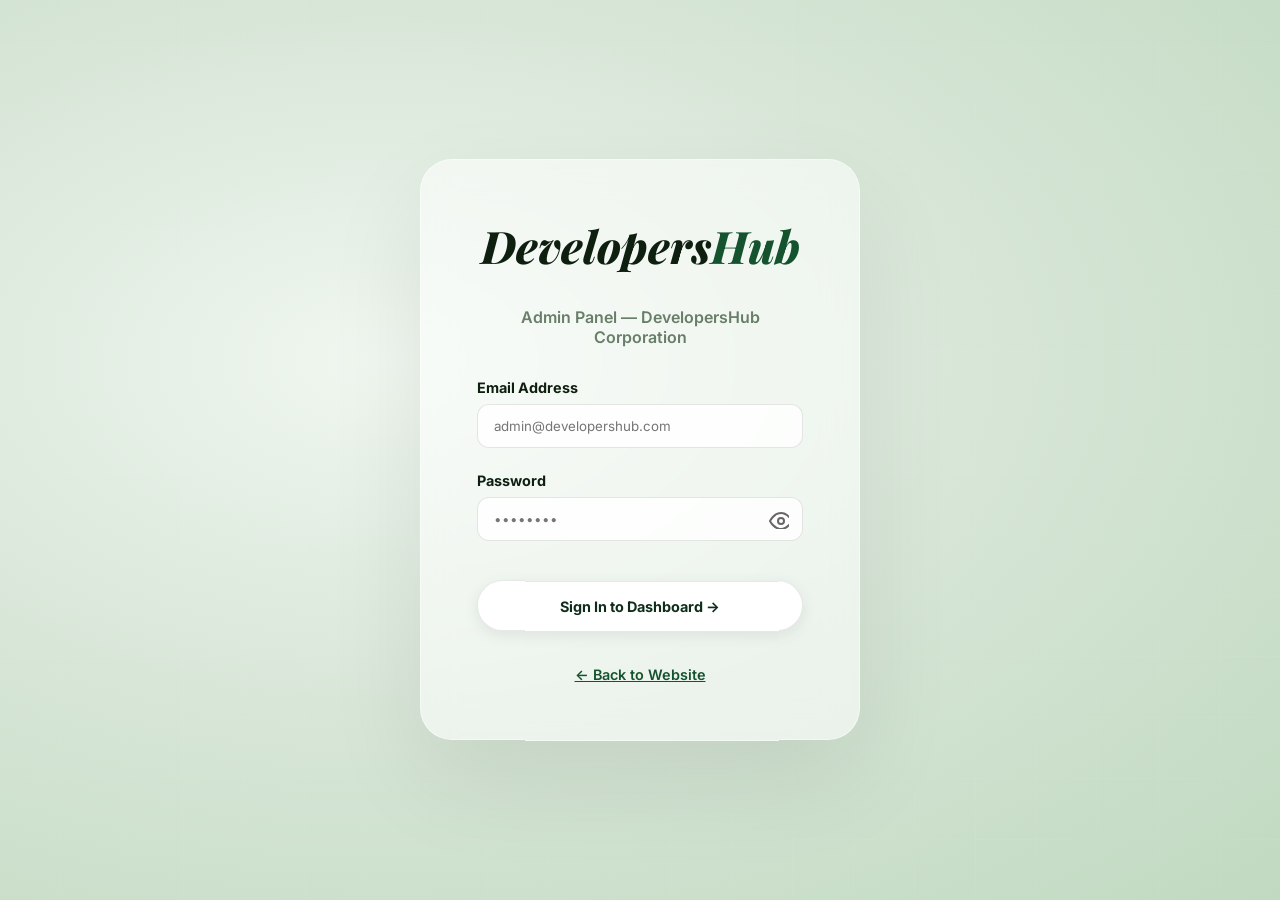
<file: frontend/pages/admin/portfolio.html>
<!DOCTYPE html>
<html lang="en">
<head>
  <meta charset="UTF-8">
  <meta name="viewport" content="width=device-width, initial-scale=1.0">
  <title>Manage Portfolio - Admin</title>
  <link href="https://fonts.googleapis.com/css2?family=Inter:wght@400;500;600;700;800&family=Playfair+Display:ital@1&display=swap" rel="stylesheet">
  <link href="https://unpkg.com/aos@2.3.1/dist/aos.css" rel="stylesheet">
  <link rel="stylesheet" href="../../css/admin.css?v=1.2">
</head>
<body>
  <div style="
    position:fixed; inset:0; pointer-events:none; z-index:0;
    background-image: repeating-linear-gradient(
      0deg, transparent, transparent 60px,
      rgba(255,255,255,0.04) 60px, rgba(255,255,255,0.04) 61px),
    repeating-linear-gradient(
      90deg, transparent, transparent 60px,
      rgba(255,255,255,0.04) 60px, rgba(255,255,255,0.04) 61px);
  "></div>

  <aside class="sidebar">
    <div class="sidebar-logo">
      <div class="logo-text" style="font-family:'Playfair Display'; font-style:italic;">Developers<span>Hub</span></div><small style="opacity:0.6; font-size:10px; text-transform:uppercase; letter-spacing:1px; margin-top:4px; display:block;">Admin Panel</small>
    </div>
    <nav class="sidebar-nav">
      <div class="nav-section">Overview</div>
      <a class="sidebar-link" href="dashboard.html"><span class="icon">📊</span> Dashboard</a>
      <div class="nav-section">Content</div>
      <a class="sidebar-link" href="services.html"><span class="icon">⚙️</span> Services</a>
      <a class="sidebar-link active" href="portfolio.html"><span class="icon">🖥️</span> Portfolio</a>
      <a class="sidebar-link" href="blog.html"><span class="icon">📝</span> Blog Posts</a>
      <div class="nav-section">Clients</div>
      <a class="sidebar-link" href="inquiries.html"><span class="icon">💬</span> Inquiries</a>
      <a class="sidebar-link" href="bookings.html"><span class="icon">📅</span> Bookings</a>
    </nav>
    <div class="sidebar-footer">
      <button class="logout-btn" onclick="logout()">🚪 Sign Out</button>
    </div>
  </aside>

  <main class="main">
    <div class="topbar">
      <h1 data-aos="fade-right">Portfolio Projects</h1>
      <button class="btn btn-primary" onclick="openModal()" data-aos="fade-left">+ Add Project</button>
    </div>
    <div class="content">
      <div class="panel" data-aos="fade-up">
        <table>
          <thead><tr><th>ID</th><th>Project Name</th><th>Tech Stack</th><th>Demo URL</th><th>Actions</th></tr></thead>
          <tbody id="tbody"><tr><td colspan="5" class="empty-state">Loading portfolio...</td></tr></tbody>
        </table>
      </div>
    </div>
  </main>

  <div class="modal-overlay" id="add-modal">
    <div class="modal">
      <h2 style="margin-bottom:1.5rem; font-family:'Playfair Display'; font-style:italic; border-bottom:1.5px solid #e8f2e8; padding-bottom:0.5rem;">Add Project</h2>
      <form id="add-form">
        <div class="form-group"><label class="form-label">Project Title</label><input type="text" id="title" class="form-control" required placeholder="e.g. E-commerce Platform"></div>
        <div class="form-group"><label class="form-label">Tech Stack <small>(e.g. Flask, React, Supabase)</small></label><input type="text" id="tech_stack" class="form-control" required placeholder="Flask, React, Supabase"></div>
        <div class="form-group"><label class="form-label">Project URL</label><input type="url" id="project_url" class="form-control" placeholder="https://example.com"></div>
        <div class="form-group"><label class="form-label">Detailed Description</label><textarea id="desc" class="form-control" style="min-height:100px" required placeholder="What was achieved in this project?"></textarea></div>
        <div style="display:flex;gap:1rem;margin-top:2rem">
          <button type="submit" class="btn btn-primary" style="flex:1">Save Project</button>
          <button type="button" class="btn btn-outline" style="flex:1" onclick="closeModal()">Cancel</button>
        </div>
      </form>
    </div>
  </div>

  <script src="../../js/main.js"></script>
  <script src="https://unpkg.com/aos@2.3.1/dist/aos.js"></script>
  <script>
    AOS.init({ duration: 650, once: true });
    if (!localStorage.getItem('token')) window.location.href = 'login.html';
    function logout() { localStorage.clear(); window.location.href = 'login.html'; }

    async function loadData() {
      try {
        const data = await apiGet('/portfolio/');
        document.getElementById('tbody').innerHTML = data.map(i => `
          <tr>
            <td>#${i.id}</td><td><strong>${i.title}</strong></td>
            <td><div style="display:flex; gap:4px; flex-wrap:wrap;">${(i.tech_stack||'').split(',').map(t => `<span style="background:rgba(15,45,26,0.1); padding:2px 8px; border-radius:4px; font-size:11px; font-weight:600;">${t.trim()}</span>`).join('')}</div></td>
            <td>${i.project_url ? `<a href="${i.project_url}" target="_blank" style="color:#14532d; font-weight:700;">🔗 View Demo</a>` : '<span style="opacity:0.4;">N/A</span>'}</td>
            <td><button class="btn btn-sm btn-danger" onclick="deleteItem(${i.id})">Remove</button></td>
          </tr>
        `).join('') || '<tr><td colspan="5" class="empty-state">No projects found. Start building!</td></tr>';
      } catch(e) { if(e.message.includes('401')) logout(); }
    }

    async function deleteItem(id) {
      if(!confirm('Are you sure you want to delete this project?')) return;
      await apiAdmin('DELETE', `/portfolio/${id}`); loadData();
    }

    function openModal() { document.getElementById('add-modal').style.display = 'flex'; }
    function closeModal() { document.getElementById('add-modal').style.display = 'none'; document.getElementById('add-form').reset(); }

    document.getElementById('add-form').addEventListener('submit', async (e) => {
      e.preventDefault();
      await apiAdmin('POST', '/portfolio/', {
        title: document.getElementById('title').value,
        tech_stack: document.getElementById('tech_stack').value,
        project_url: document.getElementById('project_url').value,
        description: document.getElementById('desc').value
      });
      closeModal(); loadData();
    });

    loadData();
  </script>
</body>
</html>
</file>
<file: frontend/css/style.css>
:root {
  --bg-start: #ddeedd;
  --bg-mid: #c8e0c8;
  --bg-end: #b8d4b8;
  --glass-bg: rgba(255,255,255,0.55);
  --glass-border: rgba(255,255,255,0.45);
  --glass-blur: blur(16px);
  --text-white: #ffffff;
  --text-dark: #0f1f0f;
  --text-muted: rgba(255,255,255,0.72);
  --btn-primary-bg: #ffffff;
  --btn-primary-text: #0f2d1a;
  --btn-outline-border: rgba(255,255,255,0.7);
  --radius-pill: 50px;
  --radius-card: 20px;
  --radius-btn: 50px;
  --shadow-card: 0 24px 60px rgba(0,0,0,0.12);
  --shadow-card-hover: 0 32px 80px rgba(0,0,0,0.18);
  --transition: 0.3s cubic-bezier(0.4,0,0.2,1);
}

* { box-sizing: border-box; margin: 0; padding: 0; }

body {
  font-family: 'Inter', sans-serif;
  background: radial-gradient(ellipse at 30% 40%, #e8f2e8 0%, #c8dfc8 45%, #b0ccb0 100%);
  min-height: 100vh;
  color: var(--text-white);
  overflow-x: hidden;
}

a { text-decoration: none; color: inherit; transition: color var(--transition); }
ul { list-style: none; }

.container { max-width: 1200px; margin: 0 auto; padding: 0 5%; }

h1, h2, h3, h4 { font-weight: 700; line-height: 1.2; }

/* Navbar */
.navbar {
  position: fixed;
  top: 0;
  width: 100%;
  z-index: 100;
  background: transparent;
  transition: all var(--transition);
}
.navbar.scrolled {
  background: rgba(255,255,255,0.15);
  backdrop-filter: blur(20px);
  border-bottom: 0.5px solid rgba(255,255,255,0.25);
}
.nav-inner {
  display: flex; justify-content: space-between; align-items: center; height: 80px;
}
.logo {
  font-size: 1.5rem; font-weight: 800; color: white;
}
.nav-links { display: flex; gap: 2rem; align-items: center; }
.nav-links a {
  font-weight: 500; font-size: 14px; color: white; opacity: 0.8;
  transition: all var(--transition); position: relative;
}
.nav-links a:hover, .nav-links a.active { opacity: 1; }
.nav-links a.active { border-bottom: 2px solid white; padding-bottom: 4px; }
.nav-links a:hover::after {
  content: ''; position: absolute; left: 0; bottom: -4px; width: 100%; height: 2px;
  background: white; animation: slideIn 0.3s forwards;
}
@keyframes slideIn { from { width: 0; } to { width: 100%; } }

.nav-cta {
  background: white; color: #0f2d1a !important; border-radius: 50px;
  padding: 8px 20px; font-weight: 600; font-size: 14px; opacity: 1 !important;
  transition: transform 0.2s, box-shadow 0.2s;
}
.nav-cta:hover {
  transform: scale(1.04); box-shadow: 0 4px 20px rgba(0,0,0,0.15);
}

.hamburger { display: none; background: none; border: none; cursor: pointer; }
.hamburger span {
  display: block; width: 25px; height: 2px; background: white; margin: 5px 0; transition: var(--transition);
}

/* Sections */
.section { padding: 6rem 0; position: relative; z-index: 1; }
.section-alt {
  /* overlay for subtle depth instead of white backgrounds */
  background: rgba(0,0,0,0.04);
}
.section-header { text-align: center; margin-bottom: 4rem; }
.section-header .section-badge, .page-header .section-badge {
  display: inline-flex; align-items: center; gap: 8px;
  background: rgba(255,255,255,0.2);
  backdrop-filter: blur(10px);
  border-radius: 50px;
  padding: 8px 18px;
  font-size: 13px; font-weight: 500; color: white; margin-bottom: 1.5rem;
}
.section-header h2 { font-size: 2.5rem; margin-bottom: 1rem; color: white; font-weight: 800; }
.section-header p { color: rgba(255,255,255,0.72); max-width: 600px; margin: 0 auto; font-size: 1.1rem; }

/* Grid Layouts */
.grid-2 { display: grid; grid-template-columns: repeat(2, 1fr); gap: 2rem; }
.grid-3 { display: grid; grid-template-columns: repeat(3, 1fr); gap: 2rem; }

/* Cards */
.card, .service-card {
  background: rgba(255,255,255,0.52);
  backdrop-filter: blur(16px);
  -webkit-backdrop-filter: blur(16px);
  border: 1px solid rgba(255,255,255,0.45);
  border-radius: var(--radius-card);
  padding: 28px;
  transition: transform 0.3s ease, box-shadow 0.3s ease;
  color: #0f1f0f;
  position: relative; z-index: 1;
}
.card:hover {
  transform: translateY(-8px);
  box-shadow: 0 32px 80px rgba(0,0,0,0.14);
}

/* Base card specific overrides */
.card h3 { color: #0f1f0f; font-weight: 700; margin-bottom: 0.5rem; }
.card p { color: #2d4a2d; }

.service-icon {
  width: 52px; height: 52px;
  background: rgba(15,45,26,0.1);
  border-radius: 14px;
  display: flex; align-items: center; justify-content: center;
  font-size: 1.5rem; color: #0f2d1a;
  margin-bottom: 1.5rem;
}

.portfolio-card { padding: 0; display: flex; flex-direction: column; overflow: hidden; }
.portfolio-img {
  background: linear-gradient(135deg, rgba(15,45,26,0.15), rgba(255,255,255,0.3));
  height: 200px;
  display: flex; align-items: center; justify-content: center; font-size: 3rem;
}
.portfolio-info { padding: 1.5rem; flex-grow: 1; display: flex; flex-direction: column;}
.tech-tags { display: flex; flex-wrap: wrap; gap: 0.5rem; margin-bottom: 1rem; }
.tag {
  background: rgba(15,45,26,0.1);
  color: #0f2d1a;
  border: 1px solid rgba(15,45,26,0.15);
  border-radius: 50px;
  padding: 4px 12px; font-size: 12px; font-weight: 500;
}

.blog-card { padding: 0; }
.blog-img {
  background: linear-gradient(135deg, rgba(255,255,255,0.4), rgba(15,45,26,0.1));
  height: 180px; display: flex; align-items: center; justify-content: center; font-size: 3rem;
}
.blog-info { padding: 1.5rem; }
.blog-meta { display: flex; justify-content: space-between; font-size: 12px; color: rgba(15,45,26,0.55); margin-bottom: 1rem; }

/* Buttons */
.btn {
  display: inline-block; padding: 0.8rem 1.8rem; font-weight: 600; border-radius: var(--radius-btn);
  cursor: pointer; transition: all var(--transition); border: none; text-align: center;
}
.btn-primary {
  background: #ffffff; color: #0f2d1a; box-shadow: 0 4px 15px rgba(0,0,0,0.1);
}
.btn-primary:hover { transform: translateY(-2px); box-shadow: 0 8px 25px rgba(0,0,0,0.15); }

.btn-outline {
  background: transparent; color: #0f1f0f; border: 2px solid rgba(15,45,26,0.5);
}
.btn-outline:hover { background: rgba(15,45,26,0.05); transform: translateY(-2px); }
.btn-sm { padding: 0.5rem 1rem; font-size: 0.85rem; }

/* Forms */
.form-wrapper {
  background: rgba(255,255,255,0.55);
  backdrop-filter: blur(18px);
  border: 1px solid rgba(255,255,255,0.45);
  border-radius: 24px;
  padding: 2.5rem;
}
.form-group { margin-bottom: 1.5rem; }
.form-label { display: block; margin-bottom: 0.5rem; font-weight: 600; font-size: 0.95rem; color: #0f1f0f; }
.form-control {
  width: 100%; padding: 0.8rem 1rem;
  background: rgba(255,255,255,0.7);
  border: 1.5px solid rgba(255,255,255,0.6);
  border-radius: 12px;
  color: #0f1f0f;
  font-family: inherit; transition: var(--transition);
}
.form-control:focus {
  outline: none; border-color: #0f2d1a; box-shadow: 0 0 0 3px rgba(15,45,26,0.1);
}
textarea.form-control { resize: vertical; min-height: 120px; }

/* Booking specific */
.time-slot {
  background: rgba(255,255,255,0.65); border: 1.5px solid rgba(255,255,255,0.5);
  color: #0f1f0f; padding: 0.6rem; border-radius: 8px; text-align: center; cursor: pointer;
}
.time-slot.selected {
  background: #0f2d1a; color: white; border-color: #0f2d1a;
}

/* Page Header */
.page-header {
  padding: 9rem 0 4rem; text-align: center; position: relative; z-index: 1;
}
.page-header h1 { color: white; font-weight: 800; font-size: 3.5rem; }
.page-header p { color: rgba(255,255,255,0.72); margin-top: 1rem; font-size: 1.1rem; }

/* Footer */
.footer {
  background: rgba(0,0,0,0.25);
  backdrop-filter: blur(10px);
  border-top: 1px solid rgba(255,255,255,0.15);
  color: rgba(255,255,255,0.7);
  padding: 4rem 0 2rem; margin-top: auto; position: relative; z-index: 1;
}
.footer-grid { display: grid; grid-template-columns: 2fr 1fr 1fr 1fr; gap: 3rem; margin-bottom: 3rem; }
.footer-brand p { margin-top: 1rem; }
.footer-col h4 { margin-bottom: 1.5rem; color: white; font-weight: 700; }
.footer-col ul li { margin-bottom: 0.8rem; }
.footer-col ul a { color: rgba(255,255,255,0.65); }
.footer-col ul a:hover { color: white; }
.footer-bottom {
  border-top: 1px solid rgba(255,255,255,0.12); padding-top: 2rem; display: flex; justify-content: space-between; font-size: 0.9rem;
}

/* Loading Skeleton */
.skeleton {
  background: linear-gradient(90deg, rgba(255,255,255,0.3) 25%, rgba(255,255,255,0.5) 50%, rgba(255,255,255,0.3) 75%);
  background-size: 200% 100%; animation: loading 1.5s infinite; border-radius: var(--radius-card);
}
.loading-card { height: 250px; }
@keyframes loading { 0% { background-position: 200% 0; } 100% { background-position: -200% 0; } }

/* Hero specific animations */
@keyframes heroFloat {
  0%, 100% { transform: perspective(1000px) rotateY(-14deg) rotateX(6deg) translateY(0px); }
  50% { transform: perspective(1000px) rotateY(-14deg) rotateX(6deg) translateY(-18px); }
}
#hero-card { animation: heroFloat 5s ease-in-out infinite; }

/* Responsive */
@media (max-width: 992px) {
  .grid-3 { grid-template-columns: repeat(2, 1fr); }
  .footer-grid { grid-template-columns: 1fr 1fr; }
}
@media (max-width: 768px) {
  .nav-links {
    display: none; position: absolute; top: 80px; left: 0; width: 100%;
    background: rgba(232,242,232,0.95); backdrop-filter: blur(20px);
    flex-direction: column; padding: 2rem;
  }
  .nav-links a { color: #0f1f0f; font-weight: 600; }
  .nav-links.active { display: flex; }
  .hamburger { display: block; }

  #hero-layout { flex-direction: column !important; text-align: center; }
  #hero-layout > div { align-items: center !important; }
  .hero-stats { justify-content: center !important; flex-wrap: wrap; }
  .hero-actions { justify-content: center !important; }

  #hero-card { 
    transform: perspective(800px) rotateY(0deg) rotateX(4deg);
    animation: heroFloatMobile 4s ease-in-out infinite;
    max-width: 100%; margin-top: 2rem;
  }
  @keyframes heroFloatMobile {
    0%,100% { transform: perspective(800px) rotateY(0deg) rotateX(4deg) translateY(0); }
    50%     { transform: perspective(800px) rotateY(0deg) rotateX(4deg) translateY(-10px); }
  }

  .grid-2, .grid-3 { grid-template-columns: 1fr; }
  .footer-grid { grid-template-columns: 1fr; }
  .card, .form-wrapper { padding: 20px; }
  .cta-banner { margin: 0 16px !important; padding: 40px 20px !important; }
}
</file>
<file: frontend/css/admin.css>
:root {
  --bg-start: #ddeedd;
  --bg-mid: #c8e0c8;
  --bg-end: #b8d4b8;
  --glass-bg: rgba(255,255,255,0.55);
  --glass-border: rgba(255,255,255,0.45);
  --glass-blur: blur(16px);
  --text-white: #ffffff;
  --text-dark: #0f1f0f;
  --text-muted: rgba(0,0,0,0.6);
  --btn-primary-bg: #ffffff;
  --btn-primary-text: #0f2d1a;
  --btn-outline-border: rgba(15,45,26,0.3);
  --radius-pill: 50px;
  --radius-card: 20px;
  --radius-btn: 50px;
  --shadow-card: 0 24px 60px rgba(0,0,0,0.08);
  --shadow-card-hover: 0 32px 80px rgba(0,0,0,0.12);
  --transition: 0.3s cubic-bezier(0.4, 0, 0.2, 1);
  --sidebar-w: 260px;
}

* { box-sizing: border-box; margin: 0; padding: 0; }

body { 
  font-family: 'Inter', sans-serif; 
  background: radial-gradient(ellipse at 30% 40%, #f0f7f0 0%, #d8e6d8 45%, #c0d9c0 100%);
  color: var(--text-dark); 
  display: flex; 
  min-height: 100vh; 
  overflow-x: hidden;
}

a { text-decoration: none; color: inherit; transition: var(--transition); }

/* Sidebar */
.sidebar {
  width: var(--sidebar-w);
  background: rgba(255, 255, 255, 0.4); /* Light glass */
  backdrop-filter: blur(25px);
  -webkit-backdrop-filter: blur(25px);
  color: var(--text-dark);
  display: flex;
  flex-direction: column;
  position: fixed;
  height: 100vh;
  z-index: 100;
  border-right: 1px solid rgba(255,255,255,0.5);
}
.sidebar-logo {
  padding: 1.5rem;
  border-bottom: 1px solid rgba(0,0,0,0.05);
}
.logo-text { font-size: 1.5rem; font-weight: 800; font-family: 'Inter', sans-serif; color: var(--text-dark); }
.logo-text span { color: #14532d; }

.sidebar-nav { padding: 1.5rem 0; flex-grow: 1; overflow-y: auto; }
.nav-section { padding: 1rem 1.5rem 0.5rem; font-size: 0.75rem; text-transform: uppercase; color: rgba(0,0,0,0.4); font-weight: 700; letter-spacing: 1px; }
.sidebar-link {
  display: flex;
  align-items: center;
  padding: 0.8rem 1.5rem;
  color: rgba(0,0,0,0.6);
  transition: 0.2s;
  gap: 0.75rem;
  border-left: 3px solid transparent;
  font-weight: 600;
}
.sidebar-link:hover, .sidebar-link.active {
  background: rgba(255, 255, 255, 0.6);
  color: #14532d;
  border-left: 3px solid #14532d;
}

.sidebar-footer { padding: 1.5rem; border-top: 1px solid rgba(0,0,0,0.05); }
.sidebar-user { display: flex; align-items: center; gap: 0.75rem; margin-bottom: 1rem; }
.user-avatar { width: 35px; height: 35px; border-radius: 50%; background: #14532d; color: white; display: flex; align-items: center; justify-content: center; font-weight: 800; }
.logout-btn { width: 100%; padding: 0.6rem; background: rgba(239, 68, 68, 0.08); color: #ef4444; border: 1.5px solid rgba(239, 68, 68, 0.15); border-radius: 50px; cursor: pointer; font-weight: 700; transition: var(--transition); }
.logout-btn:hover { background: #ef4444; color: white; transform: translateY(-1px); }

/* Main Content */
.main { 
  flex-grow: 1; 
  margin-left: var(--sidebar-w); 
  display: flex; 
  flex-direction: column; 
  position: relative;
  z-index: 1;
}
.topbar {
  height: 70px;
  background: rgba(255, 255, 255, 0.25);
  backdrop-filter: blur(20px);
  border-bottom: 1px solid rgba(255,255,255,0.35);
  display: flex;
  align-items: center;
  justify-content: space-between;
  padding: 0 2rem;
  position: sticky;
  top: 0;
  z-index: 90;
}
.topbar h1 { font-size: 1.5rem; font-weight: 800; color: var(--text-dark); }
.content { padding: 2rem; flex-grow: 1; max-width: 1200px; margin: 0 auto; width: 100%; }

/* Dashboard specific */
.stats-grid { display: grid; grid-template-columns: repeat(4, 1fr); gap: 1.5rem; margin-bottom: 2rem; }
.stat-card {
  background: var(--glass-bg);
  backdrop-filter: var(--glass-blur);
  -webkit-backdrop-filter: var(--glass-blur);
  border: 1px solid var(--glass-border);
  border-radius: var(--radius-card);
  padding: 1.5rem;
  display: flex;
  align-items: center;
  gap: 1rem;
  transition: transform 0.3s ease, box-shadow 0.3s ease;
  color: var(--text-dark);
}
.stat-card:hover {
  transform: translateY(-5px);
  box-shadow: var(--shadow-card-hover);
}
.stat-icon { width: 50px; height: 50px; border-radius: 12px; display: flex; align-items: center; justify-content: center; font-size: 1.5rem; }
.stat-icon.purple, .stat-icon.blue, .stat-icon.green, .stat-icon.amber { 
  background: rgba(15, 45, 26, 0.08); 
  color: #0f2d1a; 
}
.stat-info h3 { font-size: 1.5rem; line-height: 1; margin-bottom: 0.25rem; color: var(--text-dark); font-weight: 800; }
.stat-info p { color: #2d4a2d; font-size: 0.85rem; font-weight: 600; opacity: 0.6; }

/* Panels / Tables */
.panel { 
  background: var(--glass-bg); 
  backdrop-filter: var(--glass-blur);
  -webkit-backdrop-filter: var(--glass-blur);
  border: 1px solid var(--glass-border); 
  border-radius: 24px; 
  margin-bottom: 2rem; 
  overflow: hidden; 
}
.panel-header { padding: 1.5rem; border-bottom: 1px solid var(--glass-border); display: flex; justify-content: space-between; align-items: center; }
.panel-header h3 { color: var(--text-dark); font-weight: 800; }

table { width: 100%; border-collapse: collapse; }
th, td { padding: 1rem 1.5rem; text-align: left; border-bottom: 1px solid var(--glass-border); }
th { background: rgba(15, 45, 26, 0.05); font-weight: 800; font-size: 0.75rem; color: #2d4a2d; text-transform: uppercase; letter-spacing: 0.5px; }
tr:last-child td { border-bottom: none; }
tr:hover td { background: rgba(255, 255, 255, 0.5); }

/* Badges */
.badge { display: inline-block; padding: 0.3rem 0.8rem; border-radius: 50px; font-size: 0.7rem; font-weight: 800; text-transform: uppercase; letter-spacing: 0.5px; }
.badge-info { background: #dbeafe; color: #1d4ed8; }
.badge-success { background: #dcfce7; color: #14532d; }
.badge-warning { background: #fef9c3; color: #854d0e; }
.badge-danger { background: #fee2e2; color: #991b1b; }

/* Buttons */
.btn {
  display: inline-block; padding: 0.6rem 1.2rem; border-radius: var(--radius-btn); font-weight: 700; cursor: pointer; border: none; font-family: inherit; font-size: 0.9rem; transition: var(--transition);
}
.btn-primary { 
  background: white; 
  color: #0f2d1a; 
  box-shadow: 0 4px 15px rgba(0,0,0,0.08);
  border: 1.5px solid rgba(15,45,26,0.1);
}
.btn-primary:hover { 
  transform: translateY(-2px); 
  box-shadow: 0 8px 25px rgba(0,0,0,0.12); 
  background: #f8fcf8;
}
.btn-outline { 
  background: transparent; 
  border: 2px solid rgba(15, 45, 26, 0.2); 
  color: var(--text-dark); 
}
.btn-outline:hover { background: rgba(15, 45, 26, 0.05); transform: translateY(-2px); }
.btn-sm { padding: 0.4rem 0.8rem; font-size: 0.8rem; }
.btn-danger { background: #ef4444; color: white; }

/* Modal Form */
.modal-overlay {
  position: fixed; top: 0; left: 0; right: 0; bottom: 0; background: rgba(15, 45, 26, 0.2); backdrop-filter: blur(10px); display: none; align-items: center; justify-content: center; z-index: 200;
}
.modal { 
  background: rgba(255, 255, 255, 0.9); 
  backdrop-filter: blur(25px);
  padding: 2.5rem; 
  border-radius: 28px; 
  width: 100%; 
  max-width: 500px; 
  box-shadow: 0 40px 100px rgba(0,0,0,0.1); 
  border: 1px solid rgba(255,255,255,0.7);
}

/* Forms */
.form-group { margin-bottom: 1.5rem; }
.form-label { display: block; margin-bottom: 0.5rem; font-weight: 700; font-size: 0.9rem; color: var(--text-dark); }
.form-control { 
  width: 100%; 
  padding: 0.8rem 1rem; 
  border: 1.5px solid rgba(0,0,0,0.1); 
  background: rgba(255,255,255,0.8);
  border-radius: 12px; 
  font-family: inherit; 
  transition: var(--transition);
  color: var(--text-dark);
}
.form-control:focus { outline: none; border-color: #14532d; box-shadow: 0 0 0 4px rgba(20, 83, 45, 0.05); }

/* Login Page specific */
.login-body { 
  display: flex; 
  align-items: center; 
  justify-content: center; 
  background: radial-gradient(ellipse at 30% 40%, #f0f7f0 0%, #d8e6d8 45%, #c0d9c0 100%);
}
.login-card { 
  background: var(--glass-bg); 
  backdrop-filter: var(--glass-blur);
  -webkit-backdrop-filter: var(--glass-blur);
  padding: 3.5rem; 
  border-radius: 32px; 
  width: 100%; 
  max-width: 440px; 
  box-shadow: 0 40px 100px rgba(0,0,0,0.08); 
  border: 1px solid var(--glass-border);
}
.login-card .logo { 
  text-align: center; 
  margin-bottom: 2rem; 
  font-size: 2.8rem; 
  font-weight: 800; 
  color: var(--text-dark);
}
.login-card .logo span { color: #14532d; }

/* Responsive */
@media (max-width: 992px) {
  .sidebar { width: 80px; }
  .sidebar .logo-text span, .sidebar .logo-text small, .sidebar .sidebar-link span:not(.icon), .sidebar .user-info { display: none; }
  .main { margin-left: 80px; }
  .stats-grid { grid-template-columns: repeat(2, 1fr); }
}
@media (max-width: 768px) {
  .stats-grid { grid-template-columns: 1fr; }
}
</file>
